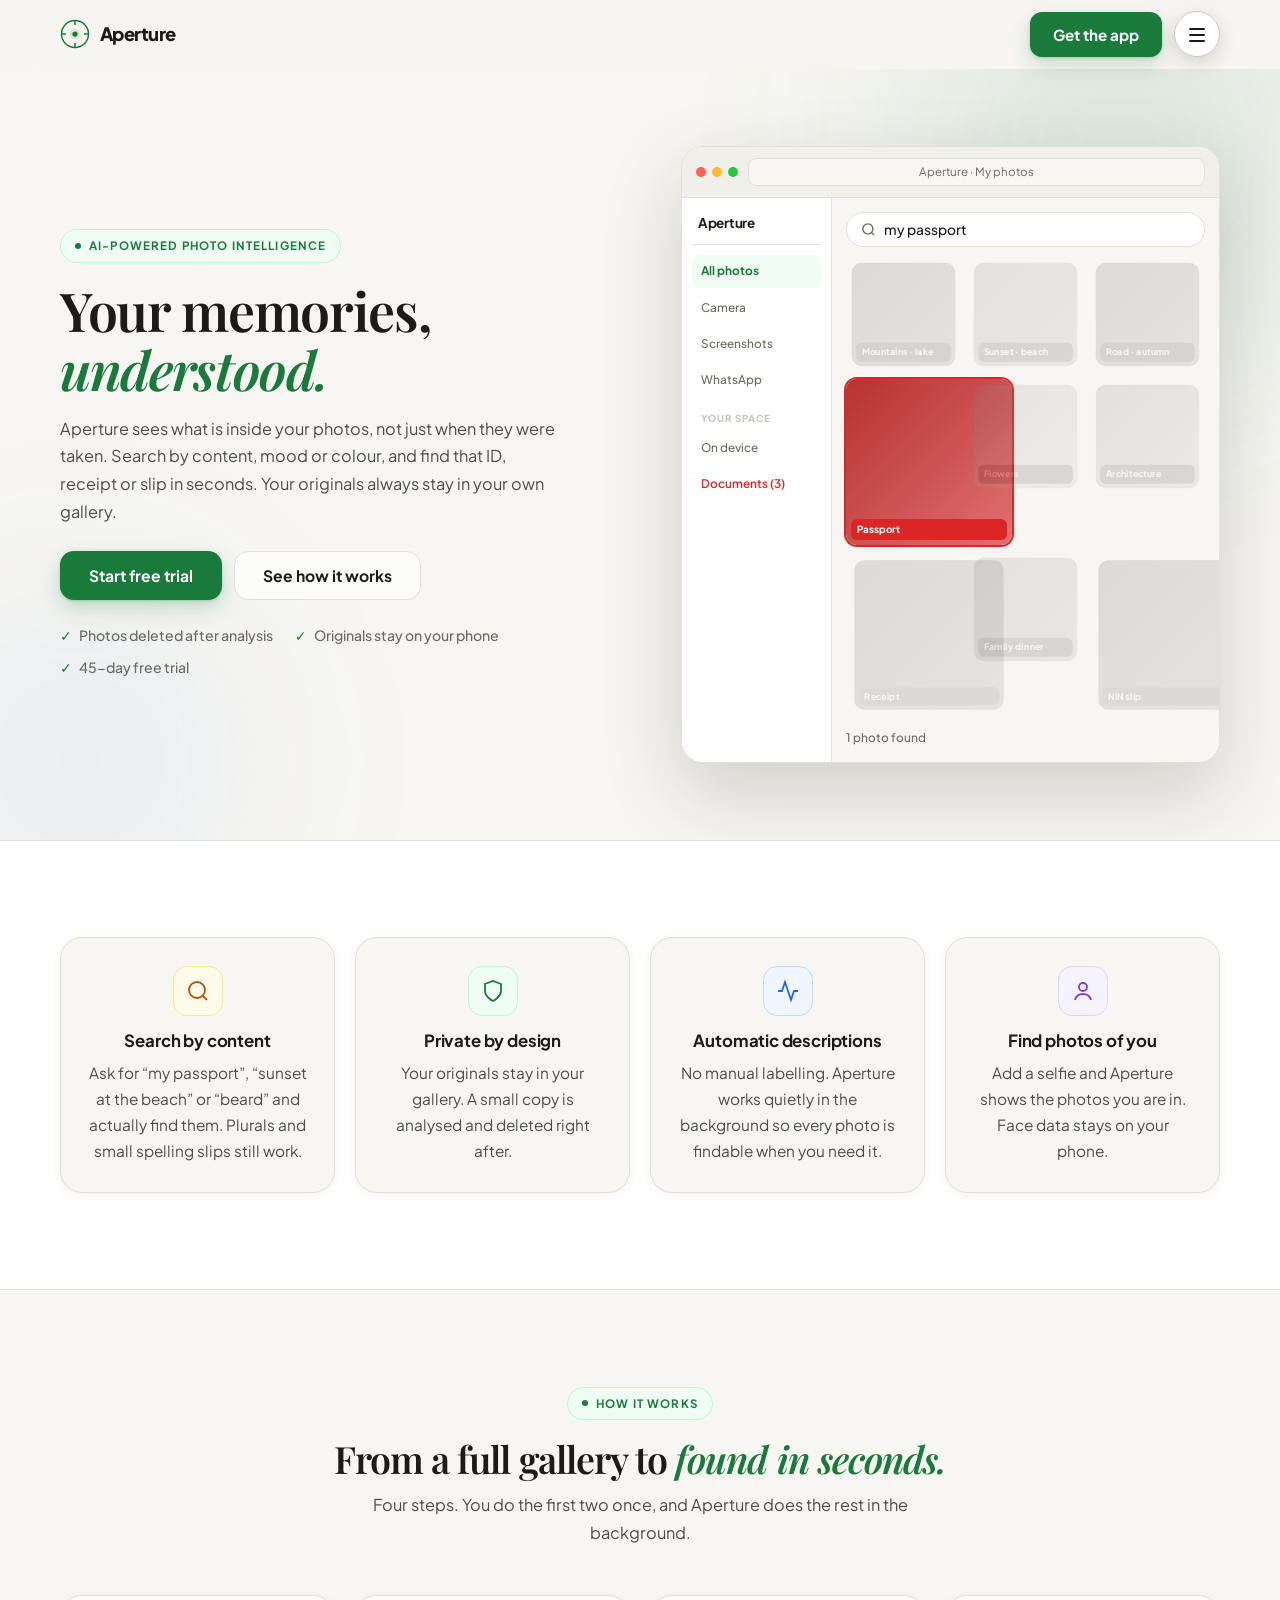
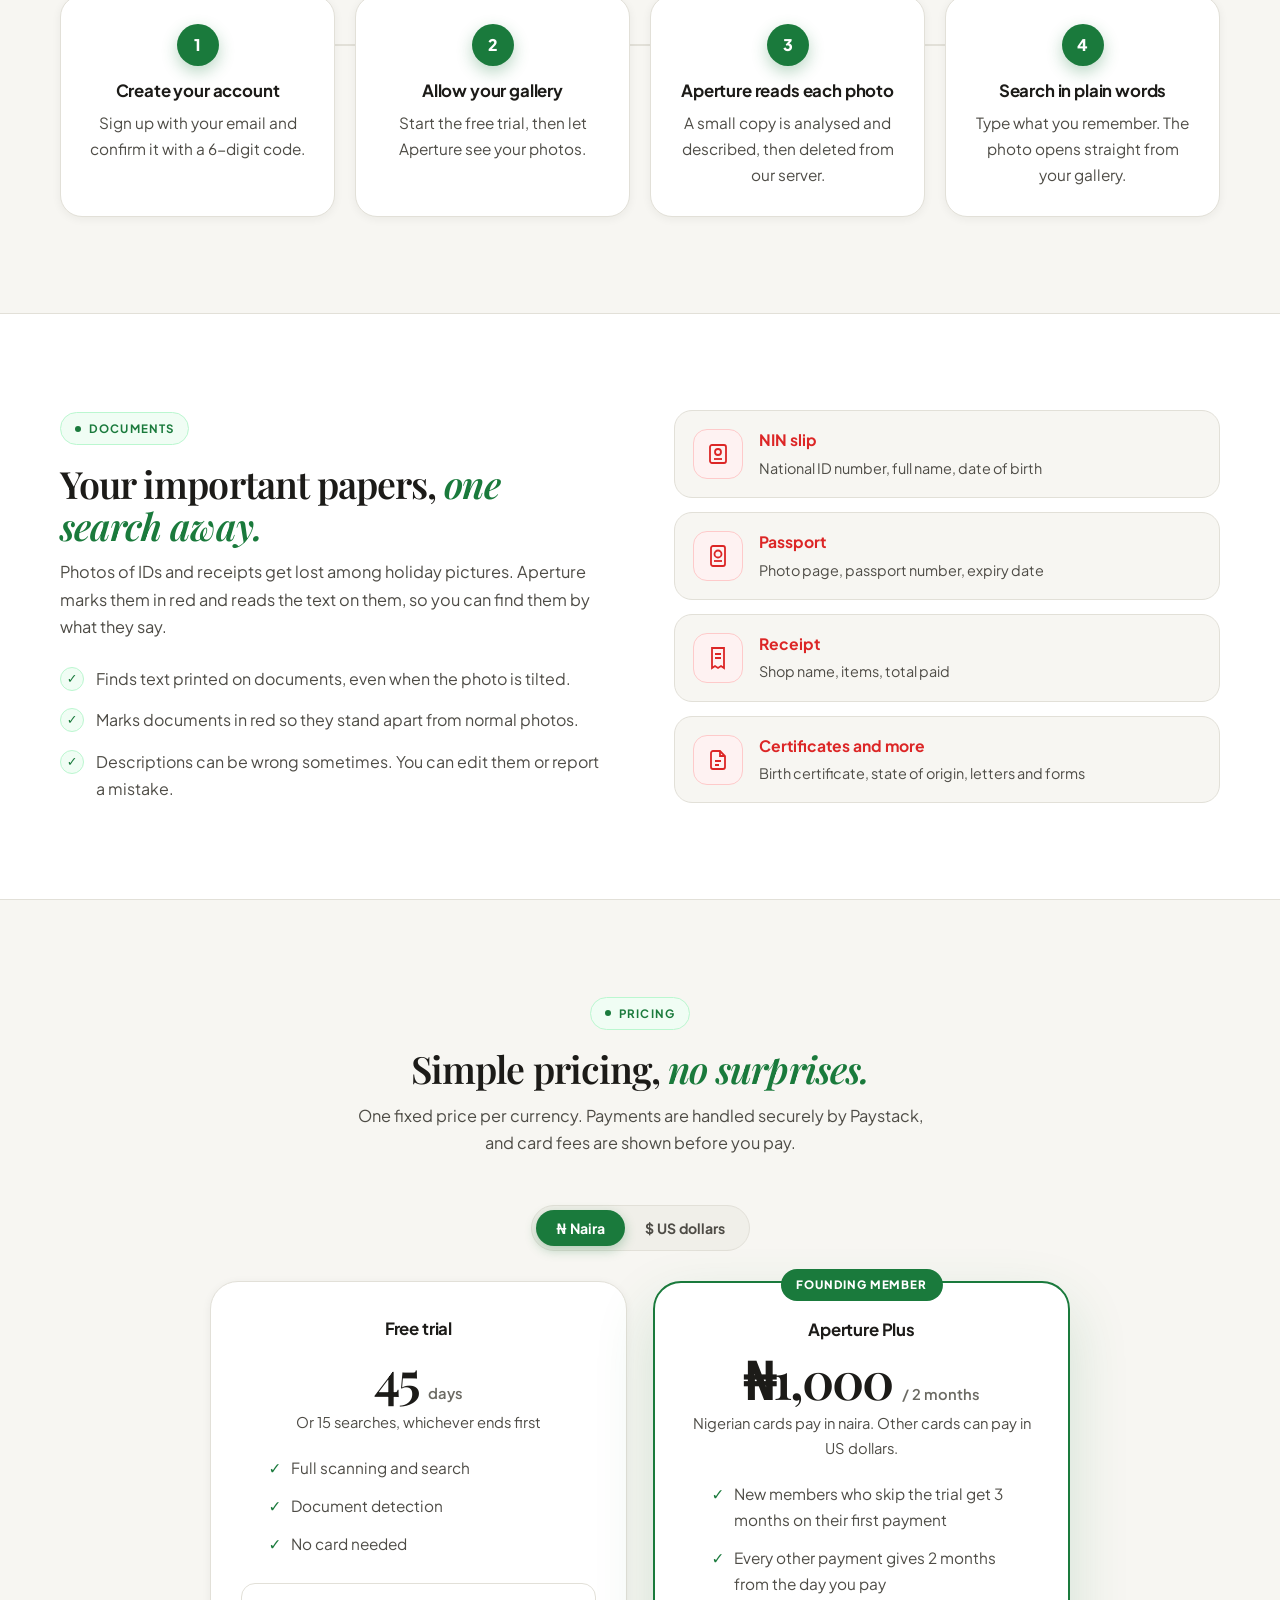
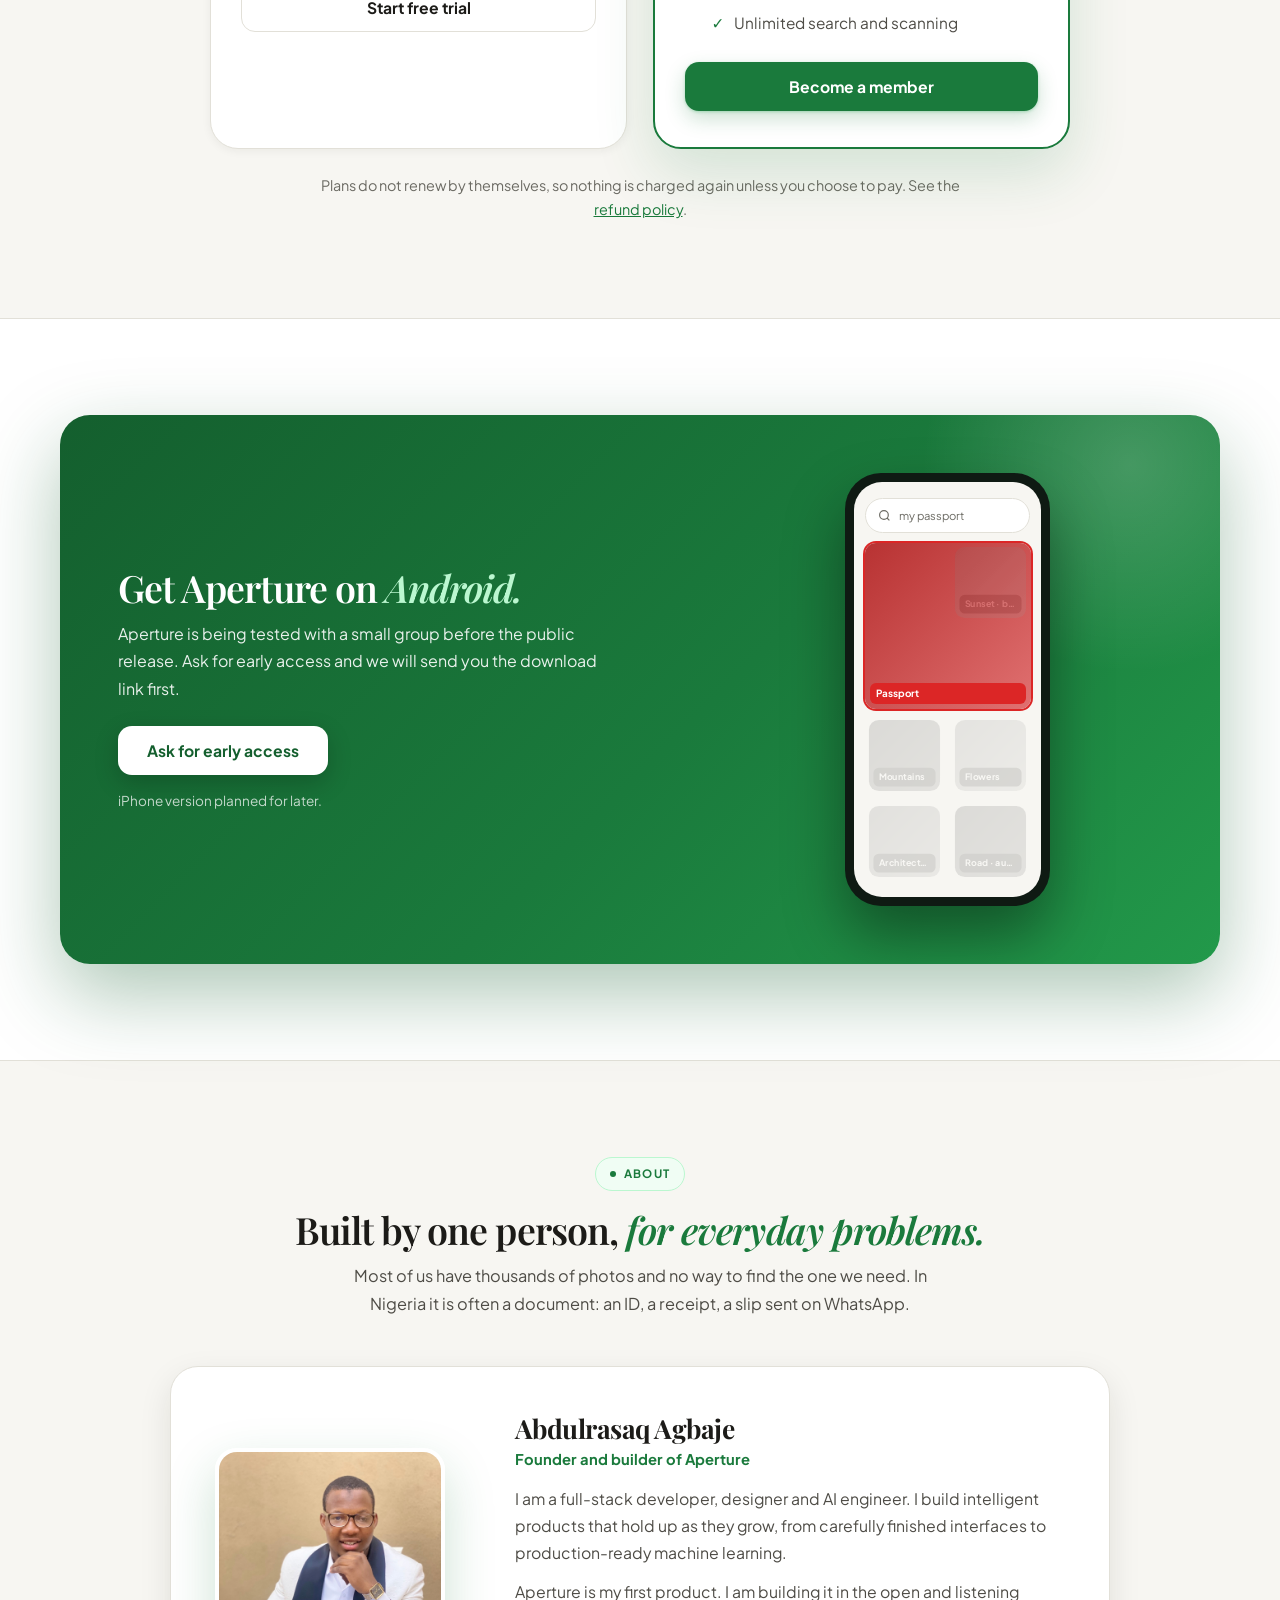
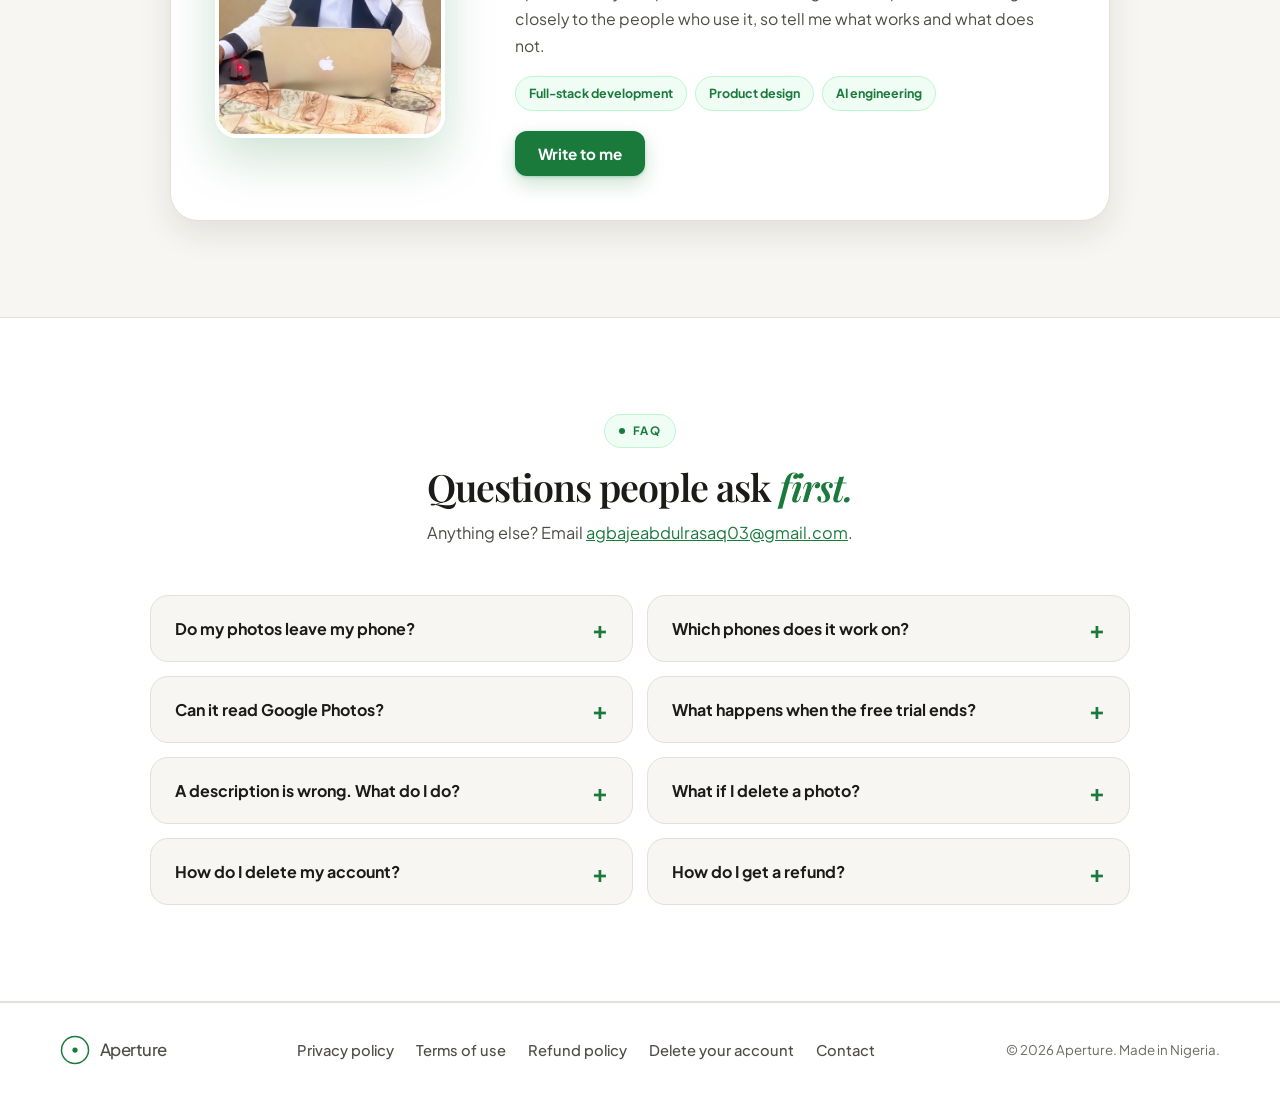
<file: index.html>
<!DOCTYPE html>
<html lang="en">
<head>
<meta charset="UTF-8">
<meta name="viewport" content="width=device-width, initial-scale=1">
<title>Aperture: Your memories, understood</title>
<meta name="description" content="Aperture is a smart gallery app for Android. It reads your photos, writes a description for each, and lets you search by what is inside, including receipts, passports and NIN slips.">
<meta name="theme-color" content="#F7F6F2">
<meta property="og:title" content="Aperture: Smart Photo Gallery">
<meta property="og:description" content="Search your photos by what is inside them. Your originals stay on your phone.">
<meta property="og:type" content="website">
<link rel="icon" href="data:image/svg+xml,%3Csvg xmlns='http://www.w3.org/2000/svg' viewBox='0 0 40 40'%3E%3Ccircle cx='20' cy='20' r='18' fill='none' stroke='%231A7A3C' stroke-width='2.5'/%3E%3Ccircle cx='20' cy='20' r='6' fill='%231A7A3C'/%3E%3C/svg%3E">
<script>
/* Old app versions link to /#privacy etc. Send them to the real pages. */
(function(){var m={"#privacy":"/privacy.html","#terms":"/terms.html","#refund":"/refund.html","#delete-account":"/delete-account.html"};if(m[location.hash])location.replace(m[location.hash]);})();
</script>
<link rel="preconnect" href="https://fonts.googleapis.com">
<link rel="preconnect" href="https://fonts.gstatic.com" crossorigin>
<link href="https://fonts.googleapis.com/css2?family=Playfair+Display:ital,wght@0,500;0,600;0,700;1,500;1,600&family=Plus+Jakarta+Sans:wght@400;500;600;700;800&display=swap" rel="stylesheet">
<link rel="stylesheet" href="/style.css">
</head>
<body id="top">

<header class="nav">
  <div class="wrap">
    <a class="logo" href="/">
      <svg viewBox="0 0 40 40" fill="none" aria-hidden="true"><circle cx="20" cy="20" r="18" stroke="currentColor" stroke-width="2"/><circle cx="20" cy="20" r="7" fill="currentColor" opacity=".15"/><circle cx="20" cy="20" r="3.5" fill="currentColor"/><line x1="20" y1="2" x2="20" y2="8" stroke="currentColor" stroke-width="2"/><line x1="20" y1="32" x2="20" y2="38" stroke="currentColor" stroke-width="2"/><line x1="2" y1="20" x2="8" y2="20" stroke="currentColor" stroke-width="2"/><line x1="32" y1="20" x2="38" y2="20" stroke="currentColor" stroke-width="2"/></svg>
      Aperture
    </a>
    <div class="nav-right">
      <a class="btn btn-primary btn-shine nav-cta" href="/#download">Get the app</a>
      <button class="menu-btn" id="menuBtn" type="button" aria-label="Open menu" aria-expanded="false" aria-controls="menuPanel"><span></span><span></span><span></span></button>
      <nav class="menu-panel" id="menuPanel" aria-label="Site menu">
        <p class="menu-label">Explore</p>
        <a class="m" style="--i:1" href="/">Home</a>
        <a class="m" style="--i:2" href="/#how" data-sec="how">How it works</a>
        <a class="m" style="--i:3" href="/#documents" data-sec="documents">Documents</a>
        <a class="m" style="--i:4" href="/#pricing" data-sec="pricing">Pricing</a>
        <a class="m" style="--i:5" href="/#about" data-sec="about">About</a>
        <a class="m" style="--i:6" href="/#faq" data-sec="faq">FAQ</a>
        <p class="menu-label">Legal and help</p>
        <a class="m" style="--i:7" href="/privacy.html">Privacy policy</a>
        <a class="m" style="--i:8" href="/terms.html">Terms of use</a>
        <a class="m" style="--i:9" href="/refund.html">Refund policy</a>
        <a class="m" style="--i:10" href="/delete-account.html">Delete your account</a>
        <a class="m" style="--i:11" href="mailto:agbajeabdulrasaq03@gmail.com">Contact</a>
        <a class="btn btn-primary btn-shine menu-cta" href="/#download">Get the app</a>
      </nav>
    </div>
  </div>
</header>
<div class="scrim" id="scrim"></div>

<main>
<section class="hero">
  <div class="glow g1"></div><div class="glow g2"></div>
  <div class="wrap hero-grid">
    <div>
      <span class="kicker"><i></i>AI-powered photo intelligence</span>
      <h1>Your memories,<br><em>understood.</em></h1>
      <p class="lead">Aperture sees what is inside your photos, not just when they were taken. Search by content, mood or colour, and find that ID, receipt or slip in seconds. Your originals always stay in your own gallery.</p>
      <div class="cta">
        <a class="btn btn-primary btn-lg" href="/#download">Start free trial</a>
        <a class="btn btn-ghost btn-lg" href="/#how">See how it works</a>
      </div>
      <ul class="trust">
        <li>Photos deleted after analysis</li>
        <li>Originals stay on your phone</li>
        <li>45-day free trial</li>
      </ul>
    </div>

    <div class="float">
      <div class="preview">
        <div class="pbar"><span class="dots"><i></i><i></i><i></i></span><span class="purl">Aperture &middot; My photos</span></div>
        <div class="pbody">
          <div class="pside">
            <b>Aperture</b>
            <span class="on">All photos</span><span>Camera</span><span>Screenshots</span><span>WhatsApp</span>
            <em>YOUR SPACE</em>
            <span>On device</span><span class="rd">Documents (3)</span>
          </div>
          <div class="pmain">
            <label class="psearch">
              <svg width="15" height="15" viewBox="0 0 24 24" fill="none" stroke="currentColor" stroke-width="2.2" aria-hidden="true"><circle cx="11" cy="11" r="8"/><line x1="21" y1="21" x2="16.65" y2="16.65"/></svg>
              <input id="demoSearch" type="text" placeholder="Try &ldquo;receipt&rdquo;, &ldquo;beach&rdquo;, &ldquo;passport&rdquo;&hellip;" aria-label="Try the search on these sample photos" autocomplete="off" spellcheck="false">
            </label>
            <div class="pgrid" id="demoGrid">
              <div class="tile t1" data-tags="mountains lake nature hiking"><span>Mountains &middot; lake</span></div>
              <div class="tile t2" data-tags="sunset beach sea sky"><span>Sunset &middot; beach</span></div>
              <div class="tile t3" data-tags="road autumn trees travel"><span>Road &middot; autumn</span></div>
              <div class="tile t4 doc" data-tags="passport id document travel"><span>Passport</span></div>
              <div class="tile t5" data-tags="flowers garden sunlight"><span>Flowers</span></div>
              <div class="tile t6" data-tags="architecture building blue city"><span>Architecture</span></div>
              <div class="tile t4 doc" data-tags="receipt shop document"><span>Receipt</span></div>
              <div class="tile t2" data-tags="family dinner food table"><span>Family dinner</span></div>
              <div class="tile t4 doc" data-tags="nin slip id document"><span>NIN slip</span></div>
            </div>
            <p class="phint" id="demoHint" aria-live="polite">Type to search these sample photos.</p>
          </div>
        </div>
      </div>
    </div>
  </div>
</section>

<section class="sec alt" id="features">
  <div class="wrap">
    <div class="cards">
      <div class="card"><div class="ico amber"><svg width="24" height="24" viewBox="0 0 24 24" fill="none" stroke="currentColor" stroke-width="1.8"><circle cx="11" cy="11" r="8"/><line x1="21" y1="21" x2="16.65" y2="16.65"/></svg></div><h3>Search by content</h3><p>Ask for &ldquo;my passport&rdquo;, &ldquo;sunset at the beach&rdquo; or &ldquo;beard&rdquo; and actually find them. Plurals and small spelling slips still work.</p></div>
      <div class="card"><div class="ico"><svg width="24" height="24" viewBox="0 0 24 24" fill="none" stroke="currentColor" stroke-width="1.8"><path d="M12 22s8-4 8-10V5l-8-3-8 3v7c0 6 8 10 8 10z"/></svg></div><h3>Private by design</h3><p>Your originals stay in your gallery. A small copy is analysed and deleted right after.</p></div>
      <div class="card"><div class="ico blue"><svg width="24" height="24" viewBox="0 0 24 24" fill="none" stroke="currentColor" stroke-width="1.8"><polyline points="22 12 18 12 15 21 9 3 6 12 2 12"/></svg></div><h3>Automatic descriptions</h3><p>No manual labelling. Aperture works quietly in the background so every photo is findable when you need it.</p></div>
      <div class="card"><div class="ico purple"><svg width="24" height="24" viewBox="0 0 24 24" fill="none" stroke="currentColor" stroke-width="1.8"><circle cx="12" cy="8" r="4"/><path d="M4 21c1-4 4-6 8-6s7 2 8 6"/></svg></div><h3>Find photos of you</h3><p>Add a selfie and Aperture shows the photos you are in. Face data stays on your phone.</p></div>
    </div>
  </div>
</section>

<section class="sec" id="how">
  <div class="wrap">
    <div class="sec-head">
      <span class="kicker"><i></i>How it works</span>
      <h2>From a full gallery to <em>found in seconds.</em></h2>
      <p class="sec-lead">Four steps. You do the first two once, and Aperture does the rest in the background.</p>
    </div>
    <div class="cards steps">
      <div class="card"><div class="n">1</div><h3>Create your account</h3><p>Sign up with your email and confirm it with a 6-digit code.</p></div>
      <div class="card"><div class="n">2</div><h3>Allow your gallery</h3><p>Start the free trial, then let Aperture see your photos.</p></div>
      <div class="card"><div class="n">3</div><h3>Aperture reads each photo</h3><p>A small copy is analysed and described, then deleted from our server.</p></div>
      <div class="card"><div class="n">4</div><h3>Search in plain words</h3><p>Type what you remember. The photo opens straight from your gallery.</p></div>
    </div>
  </div>
</section>

<section class="sec alt" id="documents">
  <div class="wrap two">
    <div>
      <span class="kicker"><i></i>Documents</span>
      <h2>Your important papers, <em>one search away.</em></h2>
      <p class="sec-lead">Photos of IDs and receipts get lost among holiday pictures. Aperture marks them in red and reads the text on them, so you can find them by what they say.</p>
      <ul class="checks">
        <li>Finds text printed on documents, even when the photo is tilted.</li>
        <li>Marks documents in red so they stand apart from normal photos.</li>
        <li>Descriptions can be wrong sometimes. You can edit them or report a mistake.</li>
      </ul>
    </div>
    <div class="docs">
      <div class="doc-item"><div class="doc-ico"><svg width="24" height="24" viewBox="0 0 24 24" fill="none" stroke="currentColor" stroke-width="1.8"><rect x="4" y="3" width="16" height="18" rx="2"/><circle cx="12" cy="10" r="3"/><path d="M8 17h8"/></svg></div><div><strong>NIN slip</strong><span>National ID number, full name, date of birth</span></div></div>
      <div class="doc-item"><div class="doc-ico"><svg width="24" height="24" viewBox="0 0 24 24" fill="none" stroke="currentColor" stroke-width="1.8"><rect x="5" y="2" width="14" height="20" rx="2"/><circle cx="12" cy="10" r="3.5"/><path d="M8 17h8"/></svg></div><div><strong>Passport</strong><span>Photo page, passport number, expiry date</span></div></div>
      <div class="doc-item"><div class="doc-ico"><svg width="24" height="24" viewBox="0 0 24 24" fill="none" stroke="currentColor" stroke-width="1.8"><path d="M6 2h12v20l-3-2-3 2-3-2-3 2z"/><path d="M9 8h6M9 12h6"/></svg></div><div><strong>Receipt</strong><span>Shop name, items, total paid</span></div></div>
      <div class="doc-item"><div class="doc-ico"><svg width="24" height="24" viewBox="0 0 24 24" fill="none" stroke="currentColor" stroke-width="1.8"><path d="M14 3H7a2 2 0 0 0-2 2v14a2 2 0 0 0 2 2h10a2 2 0 0 0 2-2V8z"/><path d="M14 3v5h5M9 13h6M9 17h4"/></svg></div><div><strong>Certificates and more</strong><span>Birth certificate, state of origin, letters and forms</span></div></div>
    </div>
  </div>
</section>

<section class="sec" id="pricing">
  <div class="wrap">
    <div class="sec-head">
      <span class="kicker"><i></i>Pricing</span>
      <h2>Simple pricing, <em>no surprises.</em></h2>
      <p class="sec-lead">One fixed price per currency. Payments are handled securely by Paystack, and card fees are shown before you pay.</p>
    </div>
    <div class="center">
      <div class="toggle" role="group" aria-label="Currency">
        <button class="on" data-cur="ngn" aria-pressed="true">&#8358; Naira</button>
        <button data-cur="usd" aria-pressed="false">$ US dollars</button>
      </div>
    </div>
    <div class="prices">
      <div class="price">
        <h3>Free trial</h3>
        <div class="amt">45 <small>days</small></div>
        <p class="palt">Or 15 searches, whichever ends first</p>
        <ul><li>Full scanning and search</li><li>Document detection</li><li>No card needed</li></ul>
        <a class="btn btn-ghost btn-lg" href="/#download">Start free trial</a>
      </div>
      <div class="price feat">
        <span class="badge">Founding member</span>
        <h3>Aperture Plus</h3>
        <div class="amt"><span data-ngn="&#8358;1,000" data-usd="$1">&#8358;1,000</span> <small>/ 2 months</small></div>
        <p class="palt">Nigerian cards pay in naira. Other cards can pay in US dollars.</p>
        <ul><li>New members who skip the trial get 3 months on their first payment</li><li>Every other payment gives 2 months from the day you pay</li><li>Unlimited search and scanning</li></ul>
        <a class="btn btn-primary btn-lg" href="/#download">Become a member</a>
      </div>
    </div>
    <p class="fine">Plans do not renew by themselves, so nothing is charged again unless you choose to pay. See the <a href="/refund.html">refund policy</a>.</p>
  </div>
</section>

<section class="sec alt" id="download">
  <div class="wrap">
    <div class="band">
      <div>
        <h2>Get Aperture on <em>Android.</em></h2>
        <p>Aperture is being tested with a small group before the public release. Ask for early access and we will send you the download link first.</p>
        <a class="btn btn-white btn-lg btn-shine" href="mailto:agbajeabdulrasaq03@gmail.com?subject=Aperture%20early%20access">Ask for early access</a>
        <small>iPhone version planned for later.</small>
      </div>
      <div class="float">
        <div class="phone" aria-hidden="true">
          <div class="phone-in">
            <div class="psearch"><svg width="13" height="13" viewBox="0 0 24 24" fill="none" stroke="currentColor" stroke-width="2.2"><circle cx="11" cy="11" r="8"/><line x1="21" y1="21" x2="16.65" y2="16.65"/></svg>my passport</div>
            <div class="pgrid">
              <div class="tile t4 doc hit"><span>Passport</span></div>
              <div class="tile t2 dim"><span>Sunset &middot; beach</span></div>
              <div class="tile t1 dim"><span>Mountains</span></div>
              <div class="tile t5 dim"><span>Flowers</span></div>
              <div class="tile t6 dim"><span>Architecture</span></div>
              <div class="tile t3 dim"><span>Road &middot; autumn</span></div>
            </div>
          </div>
        </div>
      </div>
    </div>
  </div>
</section>

<section class="sec" id="about">
  <div class="wrap">
    <div class="sec-head">
      <span class="kicker"><i></i>About</span>
      <h2>Built by one person, <em>for everyday problems.</em></h2>
      <p class="sec-lead">Most of us have thousands of photos and no way to find the one we need. In Nigeria it is often a document: an ID, a receipt, a slip sent on WhatsApp.</p>
    </div>
    <div class="about">
      <div>
        <img class="about-photo" src="/founder.jpg" alt="Abdulrasaq Agbaje, founder of Aperture" width="230" height="290" onerror="this.style.display='none';this.nextElementSibling.style.display='flex'">
        <div class="avatar" aria-hidden="true">A</div>
      </div>
      <div>
        <h3>Abdulrasaq Agbaje</h3>
        <div class="role">Founder and builder of Aperture</div>
        <p>I am a full-stack developer, designer and AI engineer. I build intelligent products that hold up as they grow, from carefully finished interfaces to production-ready machine learning.</p>
        <p>Aperture is my first product. I am building it in the open and listening closely to the people who use it, so tell me what works and what does not.</p>
        <div class="tags"><span>Full-stack development</span><span>Product design</span><span>AI engineering</span></div>
        <a class="btn btn-primary" href="mailto:agbajeabdulrasaq03@gmail.com">Write to me</a>
      </div>
    </div>
  </div>
</section>

<section class="sec alt" id="faq">
  <div class="wrap">
    <div class="sec-head">
      <span class="kicker"><i></i>FAQ</span>
      <h2>Questions people ask <em>first.</em></h2>
      <p class="sec-lead">Anything else? Email <a href="mailto:agbajeabdulrasaq03@gmail.com">agbajeabdulrasaq03@gmail.com</a>.</p>
    </div>
    <div class="faq">
      <details><summary>Do my photos leave my phone?</summary><p>Your originals stay in your phone&rsquo;s gallery. To describe a photo, the app sends a small, shrunk copy to our secure server. The server analyses it, returns the description and deletes the copy. The text description is saved to your account so it can be restored if you reinstall.</p></details>
      <details><summary>Which phones does it work on?</summary><p>Android first. An iPhone version is planned for later.</p></details>
      <details><summary>Can it read Google Photos?</summary><p>Not yet. Aperture scans the photos in your phone gallery, which usually includes your backed-up Google Photos. An optional Google Photos import may come after launch.</p></details>
      <details><summary>What happens when the free trial ends?</summary><p>Search and new descriptions pause until you choose a plan. Your account stays, and nothing is charged automatically.</p></details>
      <details><summary>A description is wrong. What do I do?</summary><p>The AI can make mistakes, especially with documents. Open the photo and tap Edit to fix it for yourself, or Report to tell us. Reports help it improve.</p></details>
      <details><summary>What if I delete a photo?</summary><p>Its description is hidden at once and kept for 30 days in case you restore the photo from your phone&rsquo;s trash. After that it is deleted from your phone and your account.</p></details>
      <details><summary>How do I delete my account?</summary><p>In the app, open Settings and tap &ldquo;Delete my account&rdquo;. You can also follow the steps on the <a href="/delete-account.html">account deletion page</a>.</p></details>
      <details><summary>How do I get a refund?</summary><p>Read the <a href="/refund.html">refund policy</a>, then email us from your account address.</p></details>
    </div>
  </div>
</section>
</main>

<footer class="footer">
  <div class="wrap">
    <a class="logo" href="/"><svg viewBox="0 0 40 40" fill="none" aria-hidden="true"><circle cx="20" cy="20" r="18" stroke="currentColor" stroke-width="2"/><circle cx="20" cy="20" r="3.5" fill="currentColor"/></svg>Aperture</a>
    <nav aria-label="Legal">
      <a href="/privacy.html">Privacy policy</a><a href="/terms.html">Terms of use</a><a href="/refund.html">Refund policy</a><a href="/delete-account.html">Delete your account</a><a href="mailto:agbajeabdulrasaq03@gmail.com">Contact</a>
    </nav>
    <small>&copy; 2026 Aperture. Made in Nigeria.</small>
  </div>
</footer>

<button class="backtop" aria-label="Back to top"><svg width="20" height="20" viewBox="0 0 24 24" fill="none" stroke="currentColor" stroke-width="2.4" stroke-linecap="round" stroke-linejoin="round"><polyline points="6 15 12 9 18 15"/></svg></button>
<script src="/site.js" defer></script>
</body>
</html>
</file>
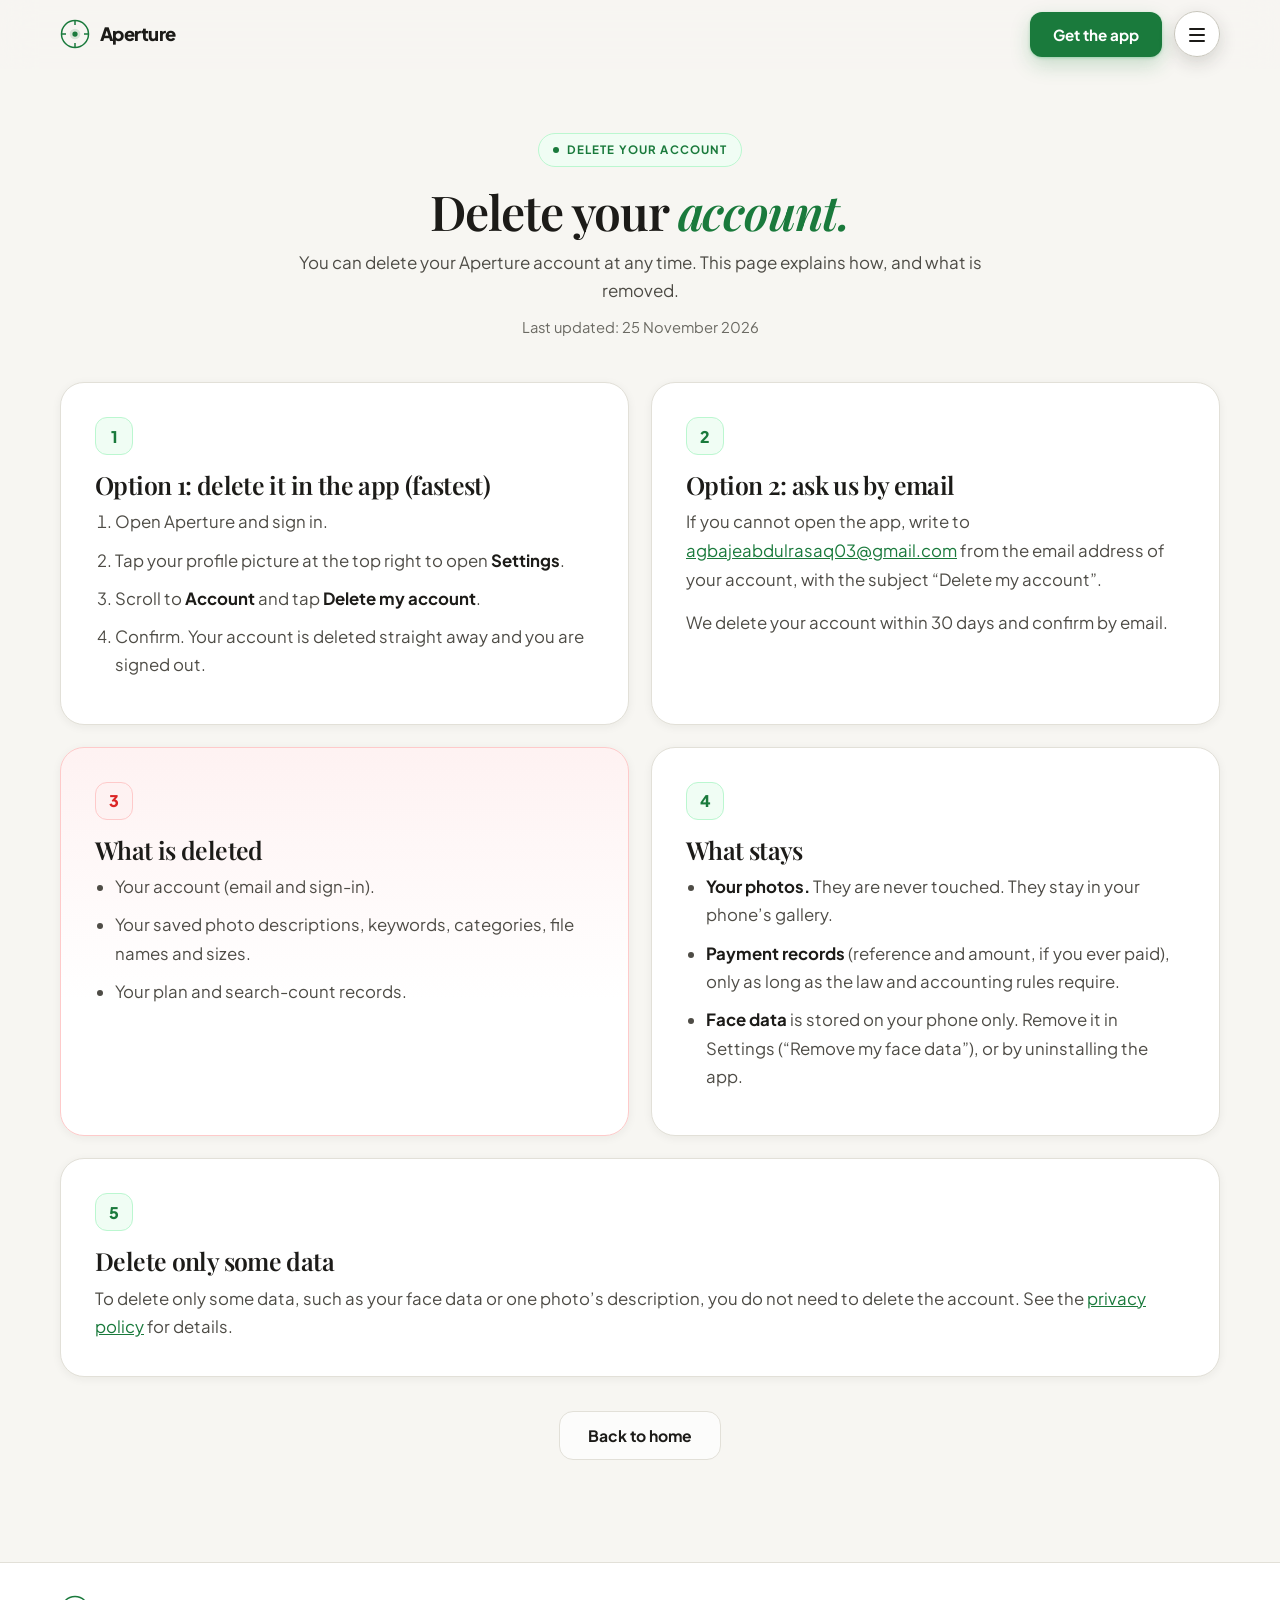
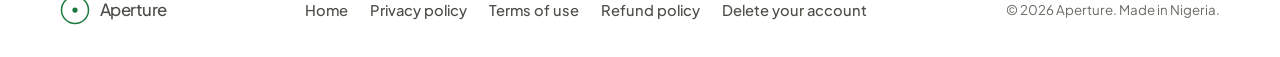
<file: delete-account.html>
<!DOCTYPE html>
<html lang="en">
<head>
<meta charset="UTF-8">
<meta name="viewport" content="width=device-width, initial-scale=1">
<title>Delete your account | Aperture</title>
<meta name="description" content="How to delete your Aperture account and what is removed.">
<meta name="theme-color" content="#F7F6F2">
<link rel="icon" href="data:image/svg+xml,%3Csvg xmlns='http://www.w3.org/2000/svg' viewBox='0 0 40 40'%3E%3Ccircle cx='20' cy='20' r='18' fill='none' stroke='%231A7A3C' stroke-width='2.5'/%3E%3Ccircle cx='20' cy='20' r='6' fill='%231A7A3C'/%3E%3C/svg%3E">
<link rel="preconnect" href="https://fonts.googleapis.com">
<link rel="preconnect" href="https://fonts.gstatic.com" crossorigin>
<link href="https://fonts.googleapis.com/css2?family=Playfair+Display:ital,wght@0,500;0,600;0,700;1,500;1,600&family=Plus+Jakarta+Sans:wght@400;500;600;700;800&display=swap" rel="stylesheet">
<link rel="stylesheet" href="/style.css">
</head>
<body>
<header class="nav">
  <div class="wrap">
    <a class="logo" href="/">
      <svg viewBox="0 0 40 40" fill="none" aria-hidden="true"><circle cx="20" cy="20" r="18" stroke="currentColor" stroke-width="2"/><circle cx="20" cy="20" r="7" fill="currentColor" opacity=".15"/><circle cx="20" cy="20" r="3.5" fill="currentColor"/><line x1="20" y1="2" x2="20" y2="8" stroke="currentColor" stroke-width="2"/><line x1="20" y1="32" x2="20" y2="38" stroke="currentColor" stroke-width="2"/><line x1="2" y1="20" x2="8" y2="20" stroke="currentColor" stroke-width="2"/><line x1="32" y1="20" x2="38" y2="20" stroke="currentColor" stroke-width="2"/></svg>
      Aperture
    </a>
    <div class="nav-right">
      <a class="btn btn-primary btn-shine nav-cta" href="/#download">Get the app</a>
      <button class="menu-btn" id="menuBtn" type="button" aria-label="Open menu" aria-expanded="false" aria-controls="menuPanel"><span></span><span></span><span></span></button>
      <nav class="menu-panel" id="menuPanel" aria-label="Site menu">
        <p class="menu-label">Explore</p>
        <a class="m" style="--i:1" href="/">Home</a>
        <a class="m" style="--i:2" href="/#how">How it works</a>
        <a class="m" style="--i:3" href="/#documents">Documents</a>
        <a class="m" style="--i:4" href="/#pricing">Pricing</a>
        <a class="m" style="--i:5" href="/#about">About</a>
        <a class="m" style="--i:6" href="/#faq">FAQ</a>
        <p class="menu-label">Legal and help</p>
        <a class="m" style="--i:7" href="/privacy.html">Privacy policy</a>
        <a class="m" style="--i:8" href="/terms.html">Terms of use</a>
        <a class="m" style="--i:9" href="/refund.html">Refund policy</a>
        <a class="m active" style="--i:10" href="/delete-account.html">Delete your account</a>
        <a class="m" style="--i:11" href="mailto:agbajeabdulrasaq03@gmail.com">Contact</a>
        <a class="btn btn-primary btn-shine menu-cta" href="/#download">Get the app</a>
      </nav>
    </div>
  </div>
</header>
<div class="scrim" id="scrim"></div>

<main class="doc"><div class="wrap">
  <div class="doc-head">
    <span class="kicker"><i></i>Delete your account</span>
    <h1>Delete your <em>account.</em></h1>
    <p>You can delete your Aperture account at any time. This page explains how, and what is removed.</p>
    <p class="date">Last updated: 25 November 2026</p>
  </div>
  <div class="bx-grid">
    <section class="bx">
      <div class="no">1</div>
      <h2>Option 1: delete it in the app (fastest)</h2>
      <ol>
        <li>Open Aperture and sign in.</li>
        <li>Tap your profile picture at the top right to open <b>Settings</b>.</li>
        <li>Scroll to <b>Account</b> and tap <b>Delete my account</b>.</li>
        <li>Confirm. Your account is deleted straight away and you are signed out.</li>
      </ol>
    </section>
    <section class="bx">
      <div class="no">2</div>
      <h2>Option 2: ask us by email</h2>
      <p>If you cannot open the app, write to <a href="mailto:agbajeabdulrasaq03@gmail.com?subject=Delete%20my%20account">agbajeabdulrasaq03@gmail.com</a> from the email address of your account, with the subject &ldquo;Delete my account&rdquo;.</p>
      <p>We delete your account within 30 days and confirm by email.</p>
    </section>
    <section class="bx red">
      <div class="no">3</div>
      <h2>What is deleted</h2>
      <ul>
        <li>Your account (email and sign-in).</li>
        <li>Your saved photo descriptions, keywords, categories, file names and sizes.</li>
        <li>Your plan and search-count records.</li>
      </ul>
    </section>
    <section class="bx">
      <div class="no">4</div>
      <h2>What stays</h2>
      <ul>
        <li><b>Your photos.</b> They are never touched. They stay in your phone&rsquo;s gallery.</li>
        <li><b>Payment records</b> (reference and amount, if you ever paid), only as long as the law and accounting rules require.</li>
        <li><b>Face data</b> is stored on your phone only. Remove it in Settings (&ldquo;Remove my face data&rdquo;), or by uninstalling the app.</li>
      </ul>
    </section>
    <section class="bx wide">
      <div class="no">5</div>
      <h2>Delete only some data</h2>
      <p>To delete only some data, such as your face data or one photo&rsquo;s description, you do not need to delete the account. See the <a href="/privacy.html">privacy policy</a> for details.</p>
    </section>
  </div>
  <div class="doc-back"><a class="btn btn-ghost btn-lg" href="/">Back to home</a></div>
</div></main>

<footer class="footer">
  <div class="wrap">
    <a class="logo" href="/"><svg viewBox="0 0 40 40" fill="none" aria-hidden="true"><circle cx="20" cy="20" r="18" stroke="currentColor" stroke-width="2"/><circle cx="20" cy="20" r="3.5" fill="currentColor"/></svg>Aperture</a>
    <nav aria-label="Legal">
      <a href="/">Home</a><a href="/privacy.html">Privacy policy</a><a href="/terms.html">Terms of use</a><a href="/refund.html">Refund policy</a><a href="/delete-account.html">Delete your account</a>
    </nav>
    <small>&copy; 2026 Aperture. Made in Nigeria.</small>
  </div>
</footer>
<button class="backtop" aria-label="Back to top"><svg width="20" height="20" viewBox="0 0 24 24" fill="none" stroke="currentColor" stroke-width="2.4" stroke-linecap="round" stroke-linejoin="round"><polyline points="6 15 12 9 18 15"/></svg></button>
<script src="/site.js" defer></script>
</body>
</html>
</file>
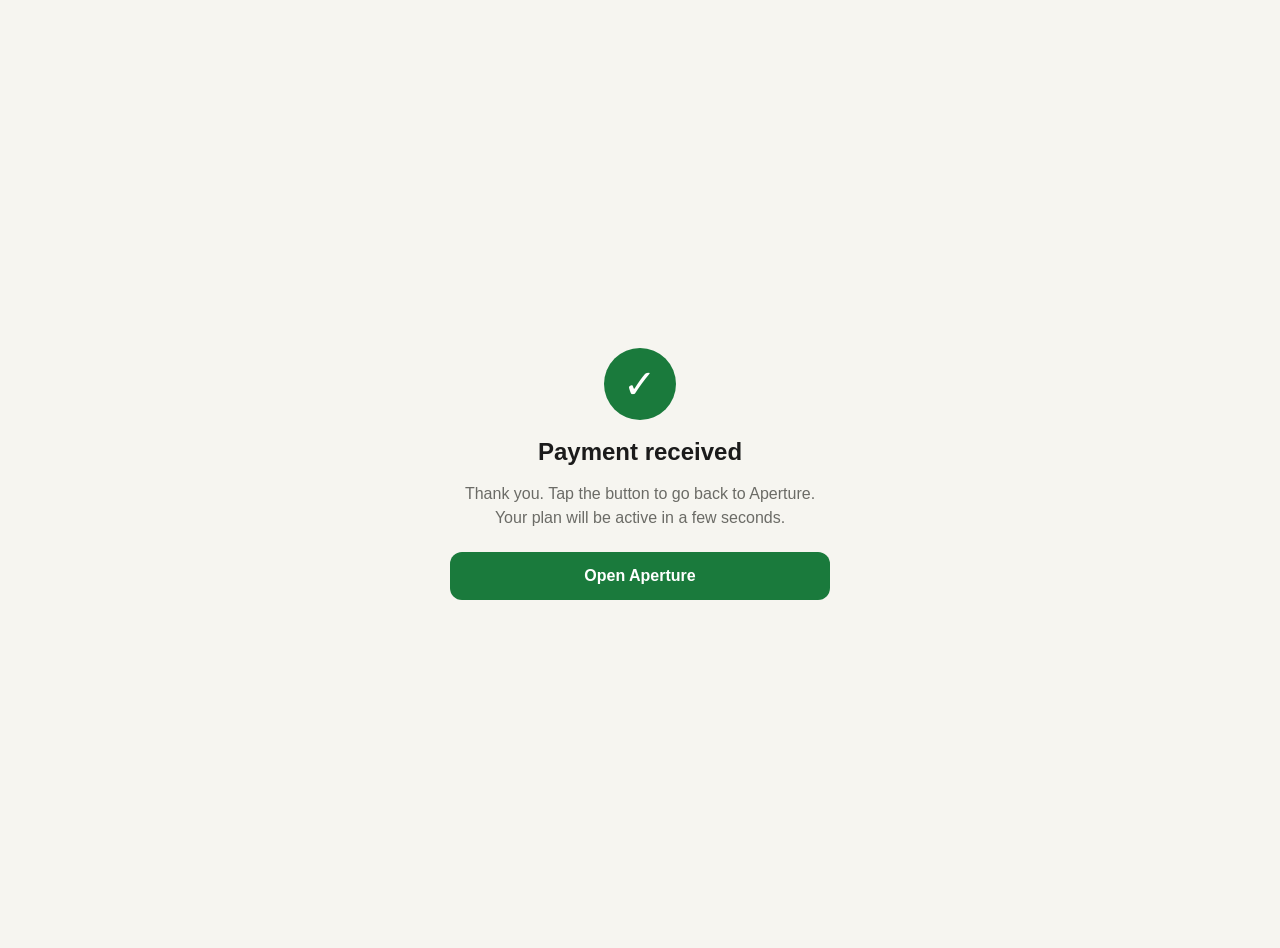
<file: paid.html>
<!DOCTYPE html>
<html lang="en"><head><meta charset="UTF-8">
<meta name="viewport" content="width=device-width, initial-scale=1">
<title>Payment received | Aperture</title>
<style>
body{margin:0;font-family:Arial,sans-serif;background:#F6F5F0;color:#1B1B1B;display:flex;min-height:100vh;align-items:center;justify-content:center;text-align:center;padding:24px}
.box{max-width:380px}
.tick{width:72px;height:72px;border-radius:50%;background:#1A7A3C;color:#fff;font-size:40px;line-height:72px;margin:0 auto 18px}
h1{font-size:24px;margin:0 0 8px}p{color:#6B6B66;line-height:1.5}
a.btn{display:block;background:#1A7A3C;color:#fff;text-decoration:none;font-weight:700;padding:15px;border-radius:12px;margin-top:22px}
</style></head><body><div class="box">
<div class="tick">&#10003;</div>
<h1>Payment received</h1>
<p>Thank you. Tap the button to go back to Aperture. Your plan will be active in a few seconds.</p>
<a class="btn" href="aperture://paid">Open Aperture</a>
</div>
<script>setTimeout(function(){location.href="aperture://paid"},800);</script>
</body></html>
</file>
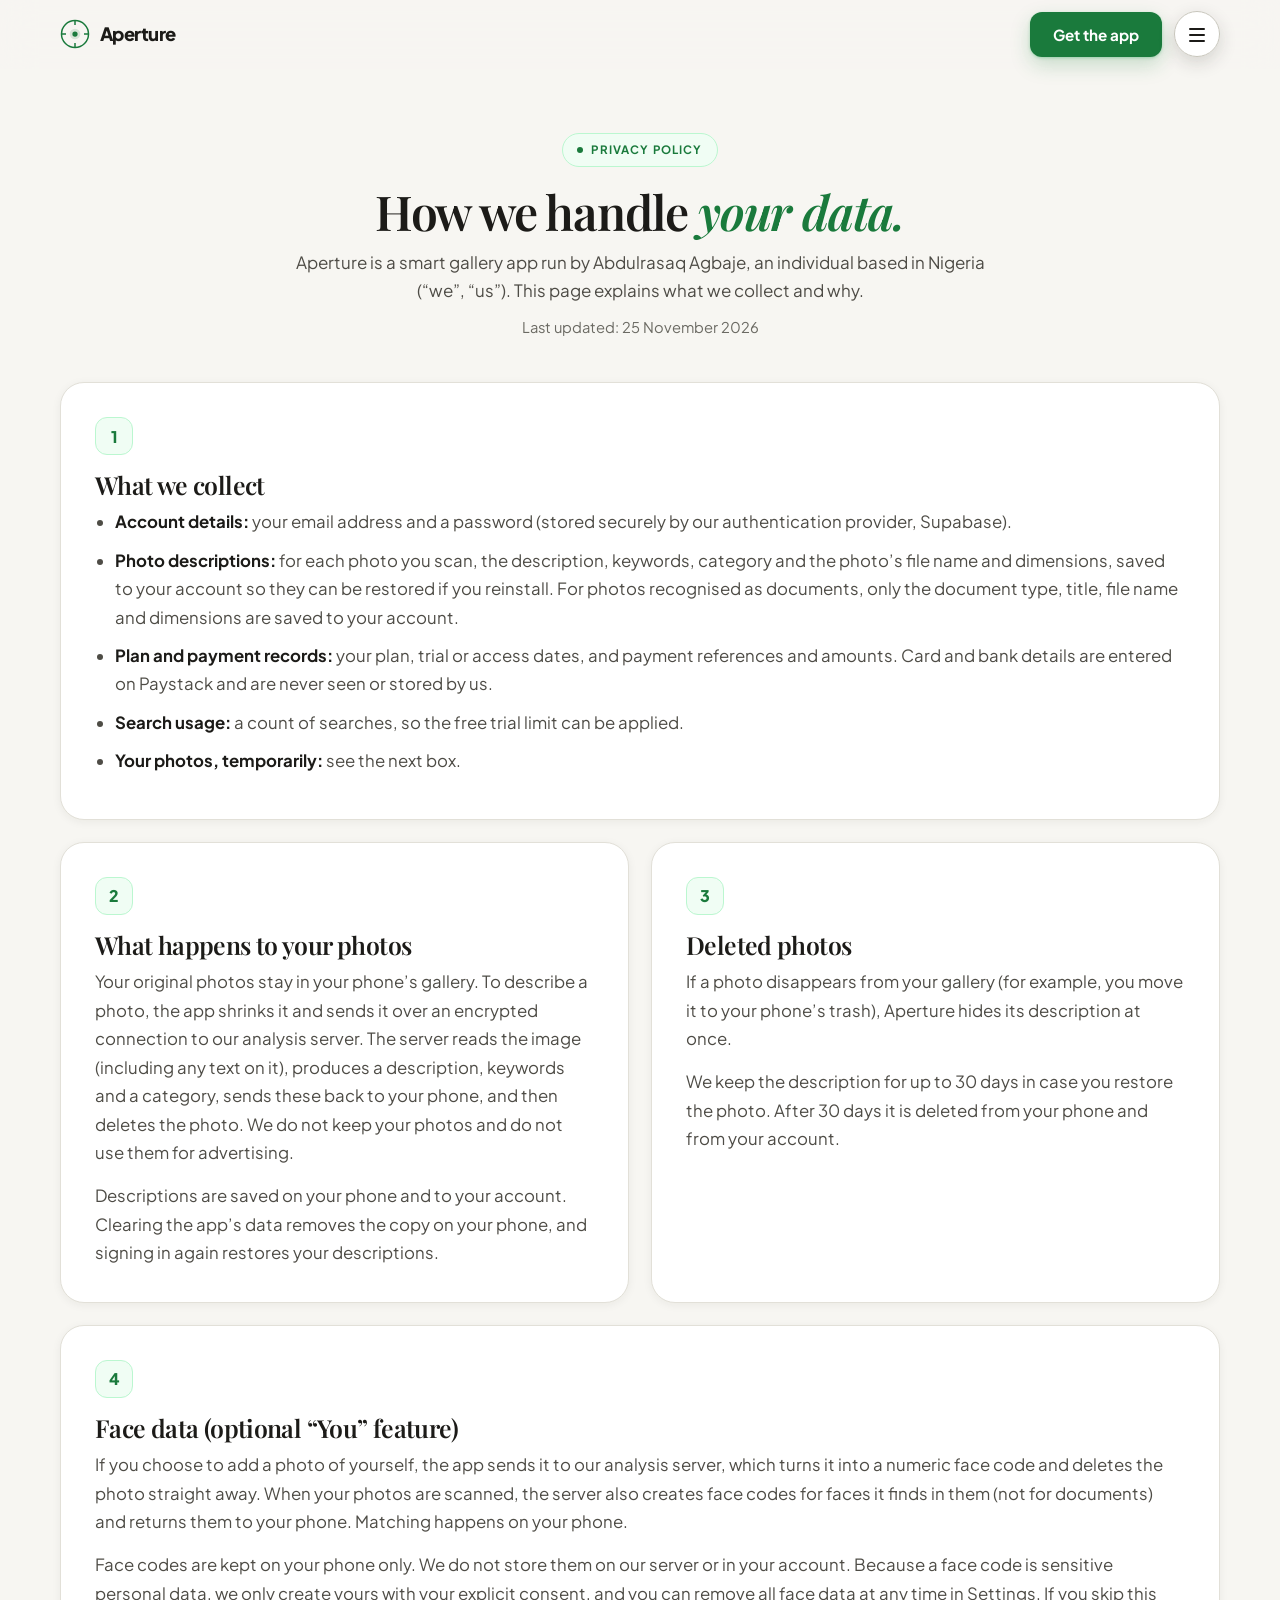
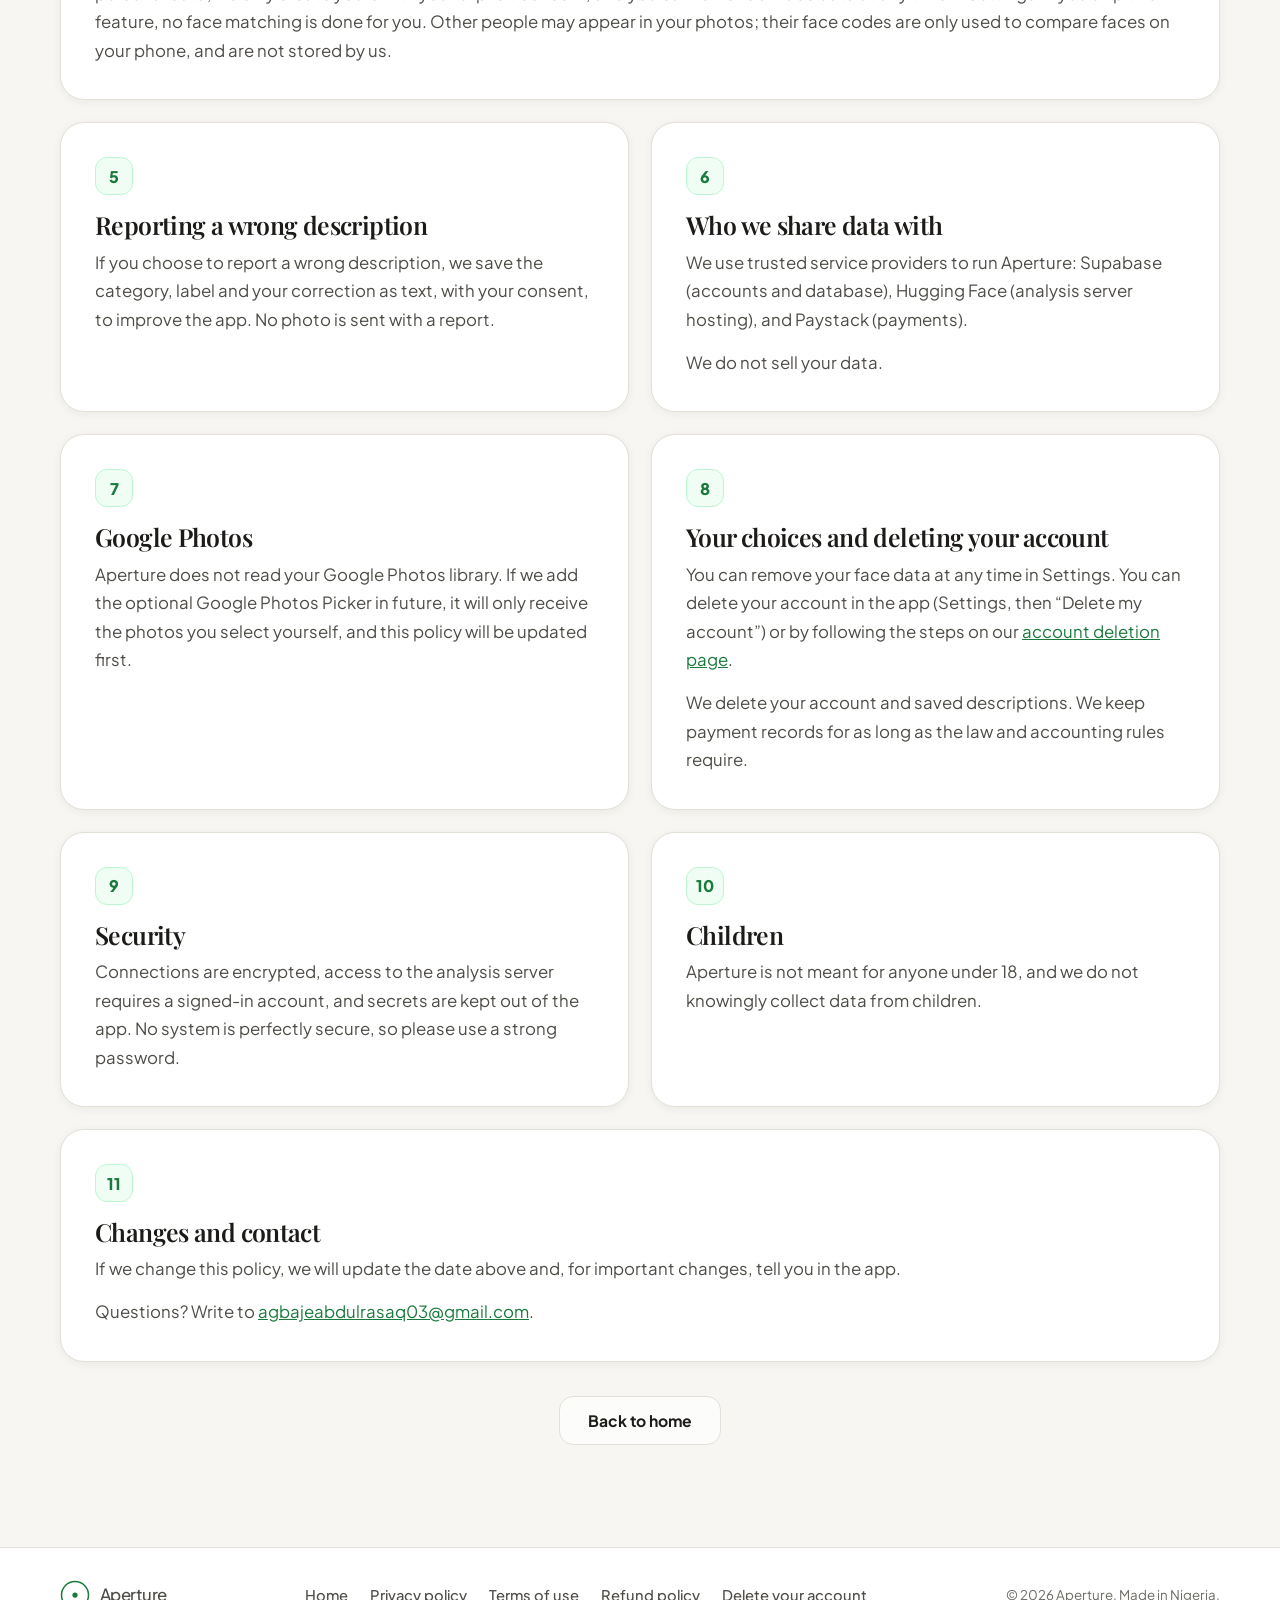
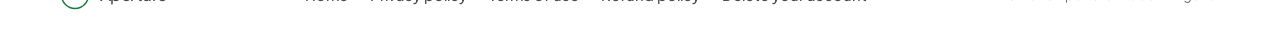
<file: privacy.html>
<!DOCTYPE html>
<html lang="en">
<head>
<meta charset="UTF-8">
<meta name="viewport" content="width=device-width, initial-scale=1">
<title>Privacy policy | Aperture</title>
<meta name="description" content="How Aperture handles your account, photo descriptions, face data and payments.">
<meta name="theme-color" content="#F7F6F2">
<link rel="icon" href="data:image/svg+xml,%3Csvg xmlns='http://www.w3.org/2000/svg' viewBox='0 0 40 40'%3E%3Ccircle cx='20' cy='20' r='18' fill='none' stroke='%231A7A3C' stroke-width='2.5'/%3E%3Ccircle cx='20' cy='20' r='6' fill='%231A7A3C'/%3E%3C/svg%3E">
<link rel="preconnect" href="https://fonts.googleapis.com">
<link rel="preconnect" href="https://fonts.gstatic.com" crossorigin>
<link href="https://fonts.googleapis.com/css2?family=Playfair+Display:ital,wght@0,500;0,600;0,700;1,500;1,600&family=Plus+Jakarta+Sans:wght@400;500;600;700;800&display=swap" rel="stylesheet">
<link rel="stylesheet" href="/style.css">
</head>
<body>
<header class="nav">
  <div class="wrap">
    <a class="logo" href="/">
      <svg viewBox="0 0 40 40" fill="none" aria-hidden="true"><circle cx="20" cy="20" r="18" stroke="currentColor" stroke-width="2"/><circle cx="20" cy="20" r="7" fill="currentColor" opacity=".15"/><circle cx="20" cy="20" r="3.5" fill="currentColor"/><line x1="20" y1="2" x2="20" y2="8" stroke="currentColor" stroke-width="2"/><line x1="20" y1="32" x2="20" y2="38" stroke="currentColor" stroke-width="2"/><line x1="2" y1="20" x2="8" y2="20" stroke="currentColor" stroke-width="2"/><line x1="32" y1="20" x2="38" y2="20" stroke="currentColor" stroke-width="2"/></svg>
      Aperture
    </a>
    <div class="nav-right">
      <a class="btn btn-primary btn-shine nav-cta" href="/#download">Get the app</a>
      <button class="menu-btn" id="menuBtn" type="button" aria-label="Open menu" aria-expanded="false" aria-controls="menuPanel"><span></span><span></span><span></span></button>
      <nav class="menu-panel" id="menuPanel" aria-label="Site menu">
        <p class="menu-label">Explore</p>
        <a class="m" style="--i:1" href="/">Home</a>
        <a class="m" style="--i:2" href="/#how">How it works</a>
        <a class="m" style="--i:3" href="/#documents">Documents</a>
        <a class="m" style="--i:4" href="/#pricing">Pricing</a>
        <a class="m" style="--i:5" href="/#about">About</a>
        <a class="m" style="--i:6" href="/#faq">FAQ</a>
        <p class="menu-label">Legal and help</p>
        <a class="m active" style="--i:7" href="/privacy.html">Privacy policy</a>
        <a class="m" style="--i:8" href="/terms.html">Terms of use</a>
        <a class="m" style="--i:9" href="/refund.html">Refund policy</a>
        <a class="m" style="--i:10" href="/delete-account.html">Delete your account</a>
        <a class="m" style="--i:11" href="mailto:agbajeabdulrasaq03@gmail.com">Contact</a>
        <a class="btn btn-primary btn-shine menu-cta" href="/#download">Get the app</a>
      </nav>
    </div>
  </div>
</header>
<div class="scrim" id="scrim"></div>

<main class="doc"><div class="wrap">
  <div class="doc-head">
    <span class="kicker"><i></i>Privacy policy</span>
    <h1>How we handle <em>your data.</em></h1>
    <p>Aperture is a smart gallery app run by Abdulrasaq Agbaje, an individual based in Nigeria (&ldquo;we&rdquo;, &ldquo;us&rdquo;). This page explains what we collect and why.</p>
    <p class="date">Last updated: 25 November 2026</p>
  </div>
  <div class="bx-grid">
    <section class="bx wide">
      <div class="no">1</div>
      <h2>What we collect</h2>
      <ul>
        <li><b>Account details:</b> your email address and a password (stored securely by our authentication provider, Supabase).</li>
        <li><b>Photo descriptions:</b> for each photo you scan, the description, keywords, category and the photo&rsquo;s file name and dimensions, saved to your account so they can be restored if you reinstall. For photos recognised as documents, only the document type, title, file name and dimensions are saved to your account.</li>
        <li><b>Plan and payment records:</b> your plan, trial or access dates, and payment references and amounts. Card and bank details are entered on Paystack and are never seen or stored by us.</li>
        <li><b>Search usage:</b> a count of searches, so the free trial limit can be applied.</li>
        <li><b>Your photos, temporarily:</b> see the next box.</li>
      </ul>
    </section>
    <section class="bx">
      <div class="no">2</div>
      <h2>What happens to your photos</h2>
      <p>Your original photos stay in your phone&rsquo;s gallery. To describe a photo, the app shrinks it and sends it over an encrypted connection to our analysis server. The server reads the image (including any text on it), produces a description, keywords and a category, sends these back to your phone, and then deletes the photo. We do not keep your photos and do not use them for advertising.</p>
      <p>Descriptions are saved on your phone and to your account. Clearing the app&rsquo;s data removes the copy on your phone, and signing in again restores your descriptions.</p>
    </section>
    <section class="bx">
      <div class="no">3</div>
      <h2>Deleted photos</h2>
      <p>If a photo disappears from your gallery (for example, you move it to your phone&rsquo;s trash), Aperture hides its description at once.</p>
      <p>We keep the description for up to 30 days in case you restore the photo. After 30 days it is deleted from your phone and from your account.</p>
    </section>
    <section class="bx wide">
      <div class="no">4</div>
      <h2>Face data (optional &ldquo;You&rdquo; feature)</h2>
      <p>If you choose to add a photo of yourself, the app sends it to our analysis server, which turns it into a numeric face code and deletes the photo straight away. When your photos are scanned, the server also creates face codes for faces it finds in them (not for documents) and returns them to your phone. Matching happens on your phone.</p>
      <p>Face codes are kept on your phone only. We do not store them on our server or in your account. Because a face code is sensitive personal data, we only create yours with your explicit consent, and you can remove all face data at any time in Settings. If you skip this feature, no face matching is done for you. Other people may appear in your photos; their face codes are only used to compare faces on your phone, and are not stored by us.</p>
    </section>
    <section class="bx">
      <div class="no">5</div>
      <h2>Reporting a wrong description</h2>
      <p>If you choose to report a wrong description, we save the category, label and your correction as text, with your consent, to improve the app. No photo is sent with a report.</p>
    </section>
    <section class="bx">
      <div class="no">6</div>
      <h2>Who we share data with</h2>
      <p>We use trusted service providers to run Aperture: Supabase (accounts and database), Hugging Face (analysis server hosting), and Paystack (payments).</p>
      <p>We do not sell your data.</p>
    </section>
    <section class="bx">
      <div class="no">7</div>
      <h2>Google Photos</h2>
      <p>Aperture does not read your Google Photos library. If we add the optional Google Photos Picker in future, it will only receive the photos you select yourself, and this policy will be updated first.</p>
    </section>
    <section class="bx">
      <div class="no">8</div>
      <h2>Your choices and deleting your account</h2>
      <p>You can remove your face data at any time in Settings. You can delete your account in the app (Settings, then &ldquo;Delete my account&rdquo;) or by following the steps on our <a href="/delete-account.html">account deletion page</a>.</p>
      <p>We delete your account and saved descriptions. We keep payment records for as long as the law and accounting rules require.</p>
    </section>
    <section class="bx">
      <div class="no">9</div>
      <h2>Security</h2>
      <p>Connections are encrypted, access to the analysis server requires a signed-in account, and secrets are kept out of the app. No system is perfectly secure, so please use a strong password.</p>
    </section>
    <section class="bx">
      <div class="no">10</div>
      <h2>Children</h2>
      <p>Aperture is not meant for anyone under 18, and we do not knowingly collect data from children.</p>
    </section>
    <section class="bx wide">
      <div class="no">11</div>
      <h2>Changes and contact</h2>
      <p>If we change this policy, we will update the date above and, for important changes, tell you in the app.</p>
      <p>Questions? Write to <a href="mailto:agbajeabdulrasaq03@gmail.com">agbajeabdulrasaq03@gmail.com</a>.</p>
    </section>
  </div>
  <div class="doc-back"><a class="btn btn-ghost btn-lg" href="/">Back to home</a></div>
</div></main>

<footer class="footer">
  <div class="wrap">
    <a class="logo" href="/"><svg viewBox="0 0 40 40" fill="none" aria-hidden="true"><circle cx="20" cy="20" r="18" stroke="currentColor" stroke-width="2"/><circle cx="20" cy="20" r="3.5" fill="currentColor"/></svg>Aperture</a>
    <nav aria-label="Legal">
      <a href="/">Home</a><a href="/privacy.html">Privacy policy</a><a href="/terms.html">Terms of use</a><a href="/refund.html">Refund policy</a><a href="/delete-account.html">Delete your account</a>
    </nav>
    <small>&copy; 2026 Aperture. Made in Nigeria.</small>
  </div>
</footer>
<button class="backtop" aria-label="Back to top"><svg width="20" height="20" viewBox="0 0 24 24" fill="none" stroke="currentColor" stroke-width="2.4" stroke-linecap="round" stroke-linejoin="round"><polyline points="6 15 12 9 18 15"/></svg></button>
<script src="/site.js" defer></script>
</body>
</html>
</file>
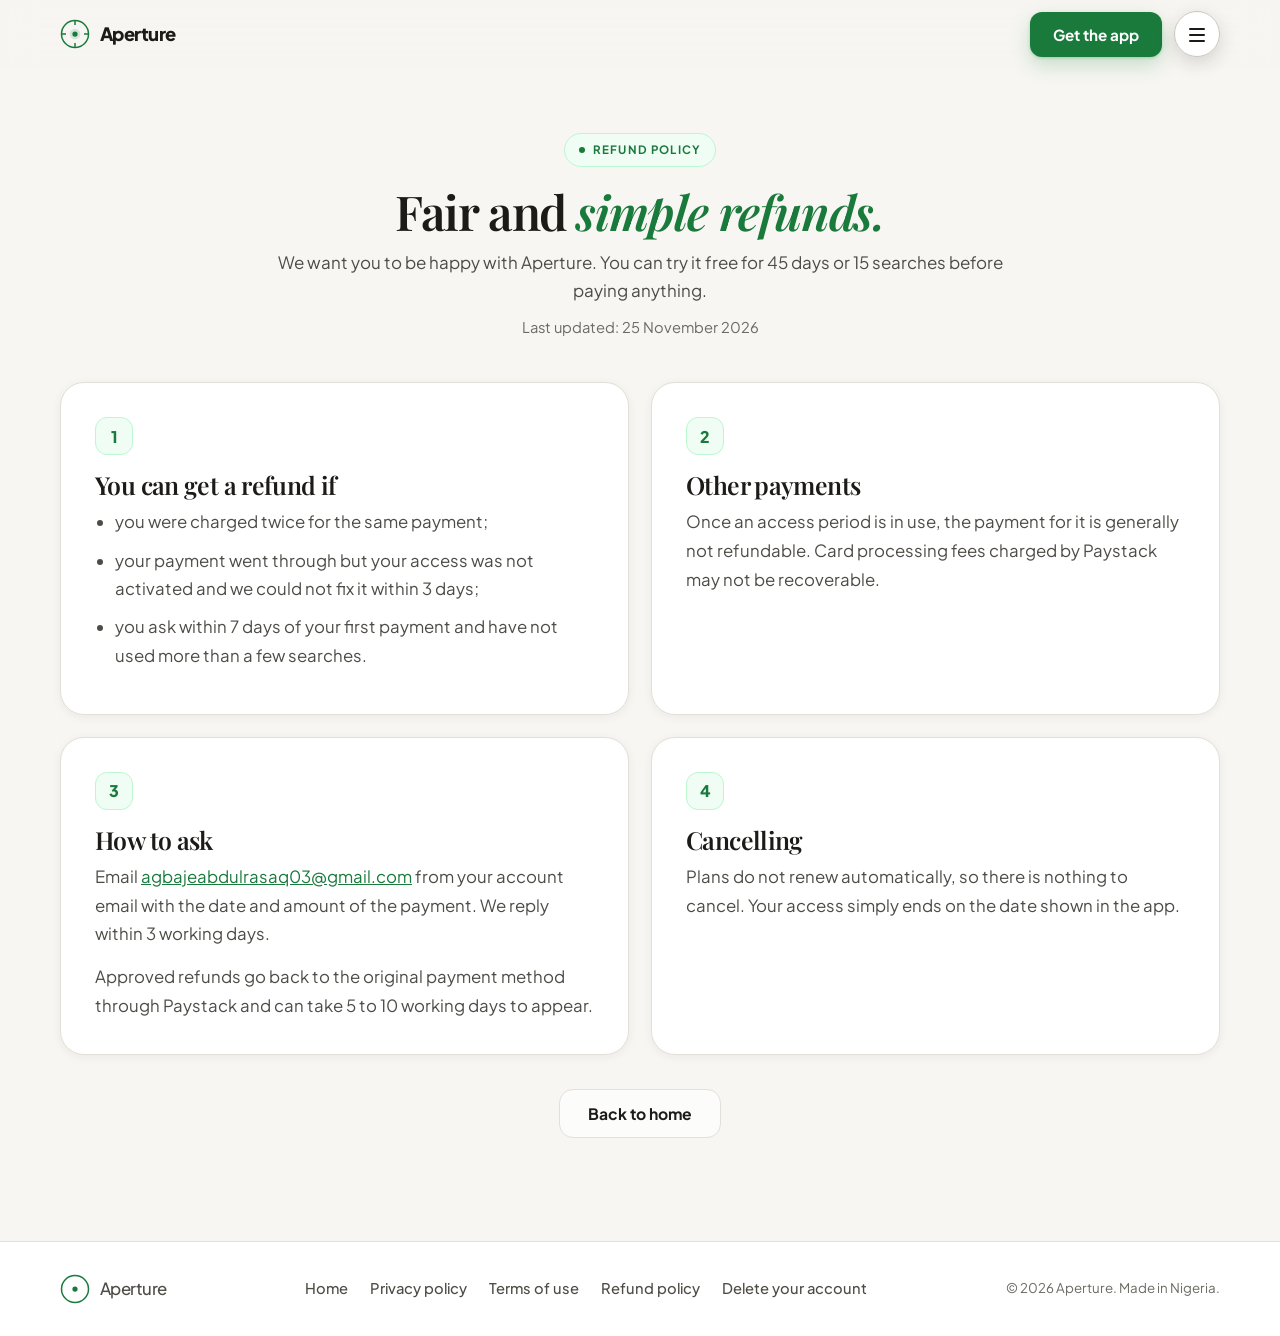
<file: refund.html>
<!DOCTYPE html>
<html lang="en">
<head>
<meta charset="UTF-8">
<meta name="viewport" content="width=device-width, initial-scale=1">
<title>Refund policy | Aperture</title>
<meta name="description" content="When and how you can get a refund for Aperture.">
<meta name="theme-color" content="#F7F6F2">
<link rel="icon" href="data:image/svg+xml,%3Csvg xmlns='http://www.w3.org/2000/svg' viewBox='0 0 40 40'%3E%3Ccircle cx='20' cy='20' r='18' fill='none' stroke='%231A7A3C' stroke-width='2.5'/%3E%3Ccircle cx='20' cy='20' r='6' fill='%231A7A3C'/%3E%3C/svg%3E">
<link rel="preconnect" href="https://fonts.googleapis.com">
<link rel="preconnect" href="https://fonts.gstatic.com" crossorigin>
<link href="https://fonts.googleapis.com/css2?family=Playfair+Display:ital,wght@0,500;0,600;0,700;1,500;1,600&family=Plus+Jakarta+Sans:wght@400;500;600;700;800&display=swap" rel="stylesheet">
<link rel="stylesheet" href="/style.css">
</head>
<body>
<header class="nav">
  <div class="wrap">
    <a class="logo" href="/">
      <svg viewBox="0 0 40 40" fill="none" aria-hidden="true"><circle cx="20" cy="20" r="18" stroke="currentColor" stroke-width="2"/><circle cx="20" cy="20" r="7" fill="currentColor" opacity=".15"/><circle cx="20" cy="20" r="3.5" fill="currentColor"/><line x1="20" y1="2" x2="20" y2="8" stroke="currentColor" stroke-width="2"/><line x1="20" y1="32" x2="20" y2="38" stroke="currentColor" stroke-width="2"/><line x1="2" y1="20" x2="8" y2="20" stroke="currentColor" stroke-width="2"/><line x1="32" y1="20" x2="38" y2="20" stroke="currentColor" stroke-width="2"/></svg>
      Aperture
    </a>
    <div class="nav-right">
      <a class="btn btn-primary btn-shine nav-cta" href="/#download">Get the app</a>
      <button class="menu-btn" id="menuBtn" type="button" aria-label="Open menu" aria-expanded="false" aria-controls="menuPanel"><span></span><span></span><span></span></button>
      <nav class="menu-panel" id="menuPanel" aria-label="Site menu">
        <p class="menu-label">Explore</p>
        <a class="m" style="--i:1" href="/">Home</a>
        <a class="m" style="--i:2" href="/#how">How it works</a>
        <a class="m" style="--i:3" href="/#documents">Documents</a>
        <a class="m" style="--i:4" href="/#pricing">Pricing</a>
        <a class="m" style="--i:5" href="/#about">About</a>
        <a class="m" style="--i:6" href="/#faq">FAQ</a>
        <p class="menu-label">Legal and help</p>
        <a class="m" style="--i:7" href="/privacy.html">Privacy policy</a>
        <a class="m" style="--i:8" href="/terms.html">Terms of use</a>
        <a class="m active" style="--i:9" href="/refund.html">Refund policy</a>
        <a class="m" style="--i:10" href="/delete-account.html">Delete your account</a>
        <a class="m" style="--i:11" href="mailto:agbajeabdulrasaq03@gmail.com">Contact</a>
        <a class="btn btn-primary btn-shine menu-cta" href="/#download">Get the app</a>
      </nav>
    </div>
  </div>
</header>
<div class="scrim" id="scrim"></div>

<main class="doc"><div class="wrap">
  <div class="doc-head">
    <span class="kicker"><i></i>Refund policy</span>
    <h1>Fair and <em>simple refunds.</em></h1>
    <p>We want you to be happy with Aperture. You can try it free for 45 days or 15 searches before paying anything.</p>
    <p class="date">Last updated: 25 November 2026</p>
  </div>
  <div class="bx-grid">
    <section class="bx">
      <div class="no">1</div>
      <h2>You can get a refund if</h2>
      <ul>
        <li>you were charged twice for the same payment;</li>
        <li>your payment went through but your access was not activated and we could not fix it within 3 days;</li>
        <li>you ask within 7 days of your first payment and have not used more than a few searches.</li>
      </ul>
    </section>
    <section class="bx">
      <div class="no">2</div>
      <h2>Other payments</h2>
      <p>Once an access period is in use, the payment for it is generally not refundable. Card processing fees charged by Paystack may not be recoverable.</p>
    </section>
    <section class="bx">
      <div class="no">3</div>
      <h2>How to ask</h2>
      <p>Email <a href="mailto:agbajeabdulrasaq03@gmail.com">agbajeabdulrasaq03@gmail.com</a> from your account email with the date and amount of the payment. We reply within 3 working days.</p>
      <p>Approved refunds go back to the original payment method through Paystack and can take 5 to 10 working days to appear.</p>
    </section>
    <section class="bx">
      <div class="no">4</div>
      <h2>Cancelling</h2>
      <p>Plans do not renew automatically, so there is nothing to cancel. Your access simply ends on the date shown in the app.</p>
    </section>
  </div>
  <div class="doc-back"><a class="btn btn-ghost btn-lg" href="/">Back to home</a></div>
</div></main>

<footer class="footer">
  <div class="wrap">
    <a class="logo" href="/"><svg viewBox="0 0 40 40" fill="none" aria-hidden="true"><circle cx="20" cy="20" r="18" stroke="currentColor" stroke-width="2"/><circle cx="20" cy="20" r="3.5" fill="currentColor"/></svg>Aperture</a>
    <nav aria-label="Legal">
      <a href="/">Home</a><a href="/privacy.html">Privacy policy</a><a href="/terms.html">Terms of use</a><a href="/refund.html">Refund policy</a><a href="/delete-account.html">Delete your account</a>
    </nav>
    <small>&copy; 2026 Aperture. Made in Nigeria.</small>
  </div>
</footer>
<button class="backtop" aria-label="Back to top"><svg width="20" height="20" viewBox="0 0 24 24" fill="none" stroke="currentColor" stroke-width="2.4" stroke-linecap="round" stroke-linejoin="round"><polyline points="6 15 12 9 18 15"/></svg></button>
<script src="/site.js" defer></script>
</body>
</html>
</file>
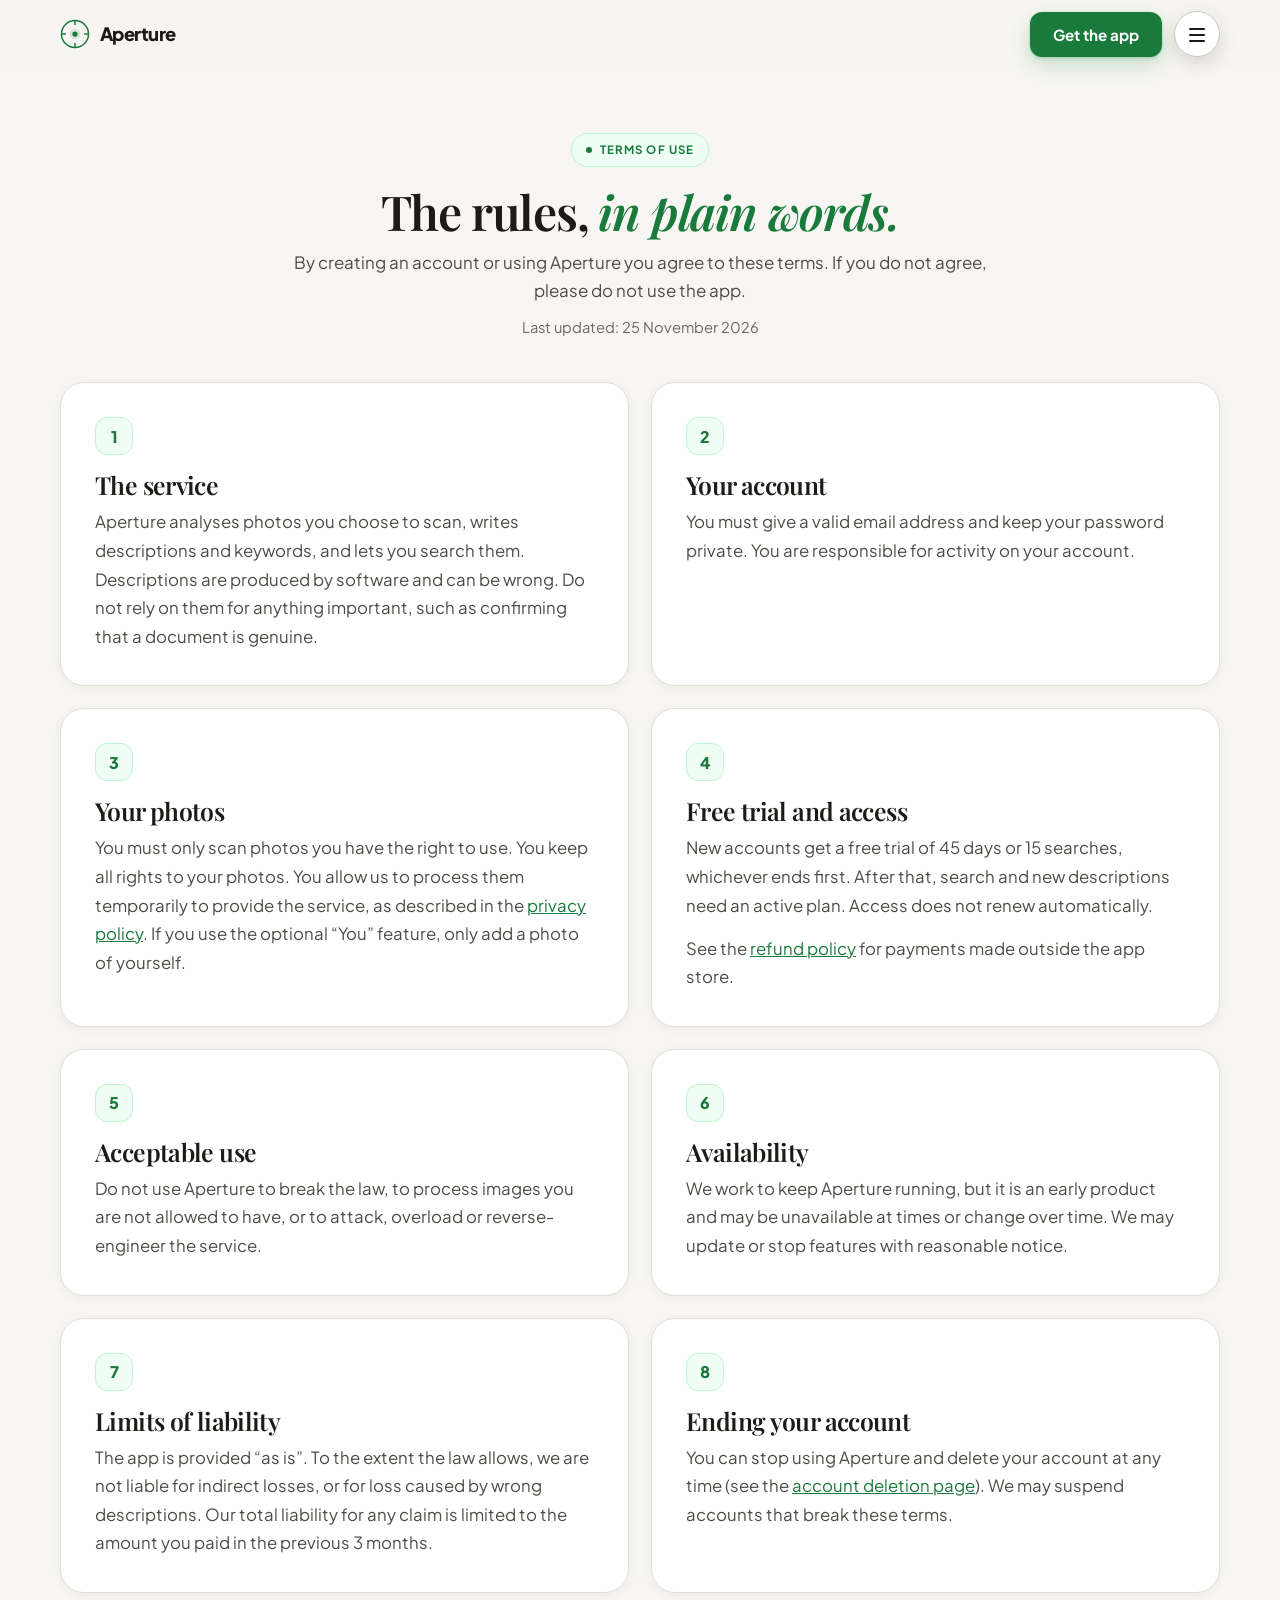
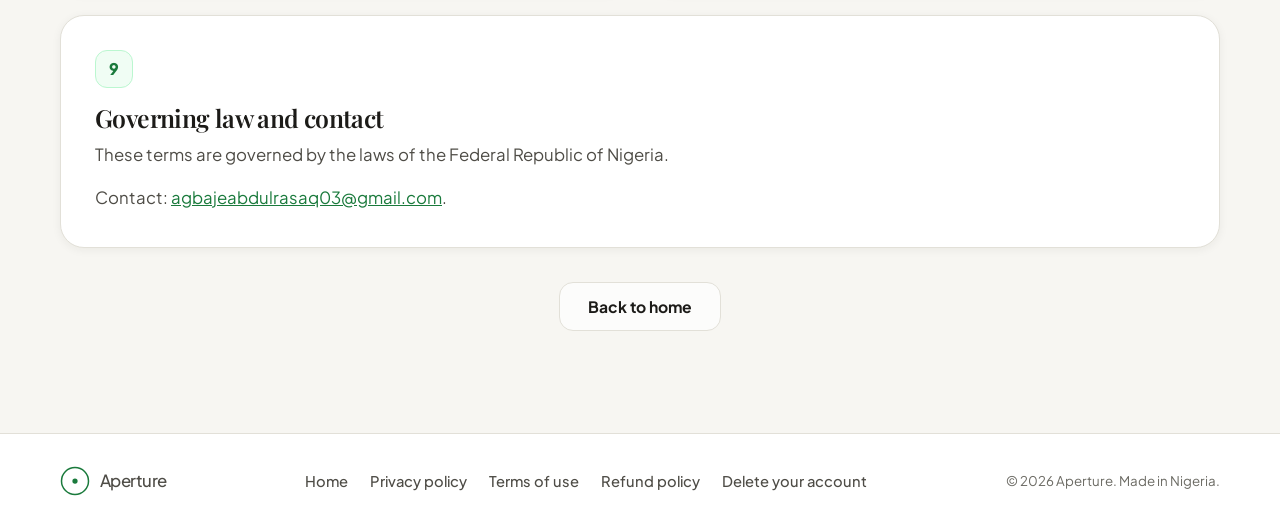
<file: terms.html>
<!DOCTYPE html>
<html lang="en">
<head>
<meta charset="UTF-8">
<meta name="viewport" content="width=device-width, initial-scale=1">
<title>Terms of use | Aperture</title>
<meta name="description" content="The terms for using the Aperture app.">
<meta name="theme-color" content="#F7F6F2">
<link rel="icon" href="data:image/svg+xml,%3Csvg xmlns='http://www.w3.org/2000/svg' viewBox='0 0 40 40'%3E%3Ccircle cx='20' cy='20' r='18' fill='none' stroke='%231A7A3C' stroke-width='2.5'/%3E%3Ccircle cx='20' cy='20' r='6' fill='%231A7A3C'/%3E%3C/svg%3E">
<link rel="preconnect" href="https://fonts.googleapis.com">
<link rel="preconnect" href="https://fonts.gstatic.com" crossorigin>
<link href="https://fonts.googleapis.com/css2?family=Playfair+Display:ital,wght@0,500;0,600;0,700;1,500;1,600&family=Plus+Jakarta+Sans:wght@400;500;600;700;800&display=swap" rel="stylesheet">
<link rel="stylesheet" href="/style.css">
</head>
<body>
<header class="nav">
  <div class="wrap">
    <a class="logo" href="/">
      <svg viewBox="0 0 40 40" fill="none" aria-hidden="true"><circle cx="20" cy="20" r="18" stroke="currentColor" stroke-width="2"/><circle cx="20" cy="20" r="7" fill="currentColor" opacity=".15"/><circle cx="20" cy="20" r="3.5" fill="currentColor"/><line x1="20" y1="2" x2="20" y2="8" stroke="currentColor" stroke-width="2"/><line x1="20" y1="32" x2="20" y2="38" stroke="currentColor" stroke-width="2"/><line x1="2" y1="20" x2="8" y2="20" stroke="currentColor" stroke-width="2"/><line x1="32" y1="20" x2="38" y2="20" stroke="currentColor" stroke-width="2"/></svg>
      Aperture
    </a>
    <div class="nav-right">
      <a class="btn btn-primary btn-shine nav-cta" href="/#download">Get the app</a>
      <button class="menu-btn" id="menuBtn" type="button" aria-label="Open menu" aria-expanded="false" aria-controls="menuPanel"><span></span><span></span><span></span></button>
      <nav class="menu-panel" id="menuPanel" aria-label="Site menu">
        <p class="menu-label">Explore</p>
        <a class="m" style="--i:1" href="/">Home</a>
        <a class="m" style="--i:2" href="/#how">How it works</a>
        <a class="m" style="--i:3" href="/#documents">Documents</a>
        <a class="m" style="--i:4" href="/#pricing">Pricing</a>
        <a class="m" style="--i:5" href="/#about">About</a>
        <a class="m" style="--i:6" href="/#faq">FAQ</a>
        <p class="menu-label">Legal and help</p>
        <a class="m" style="--i:7" href="/privacy.html">Privacy policy</a>
        <a class="m active" style="--i:8" href="/terms.html">Terms of use</a>
        <a class="m" style="--i:9" href="/refund.html">Refund policy</a>
        <a class="m" style="--i:10" href="/delete-account.html">Delete your account</a>
        <a class="m" style="--i:11" href="mailto:agbajeabdulrasaq03@gmail.com">Contact</a>
        <a class="btn btn-primary btn-shine menu-cta" href="/#download">Get the app</a>
      </nav>
    </div>
  </div>
</header>
<div class="scrim" id="scrim"></div>

<main class="doc"><div class="wrap">
  <div class="doc-head">
    <span class="kicker"><i></i>Terms of use</span>
    <h1>The rules, <em>in plain words.</em></h1>
    <p>By creating an account or using Aperture you agree to these terms. If you do not agree, please do not use the app.</p>
    <p class="date">Last updated: 25 November 2026</p>
  </div>
  <div class="bx-grid">
    <section class="bx">
      <div class="no">1</div>
      <h2>The service</h2>
      <p>Aperture analyses photos you choose to scan, writes descriptions and keywords, and lets you search them. Descriptions are produced by software and can be wrong. Do not rely on them for anything important, such as confirming that a document is genuine.</p>
    </section>
    <section class="bx">
      <div class="no">2</div>
      <h2>Your account</h2>
      <p>You must give a valid email address and keep your password private. You are responsible for activity on your account.</p>
    </section>
    <section class="bx">
      <div class="no">3</div>
      <h2>Your photos</h2>
      <p>You must only scan photos you have the right to use. You keep all rights to your photos. You allow us to process them temporarily to provide the service, as described in the <a href="/privacy.html">privacy policy</a>. If you use the optional &ldquo;You&rdquo; feature, only add a photo of yourself.</p>
    </section>
    <section class="bx">
      <div class="no">4</div>
      <h2>Free trial and access</h2>
      <p>New accounts get a free trial of 45 days or 15 searches, whichever ends first. After that, search and new descriptions need an active plan. Access does not renew automatically.</p>
      <p>See the <a href="/refund.html">refund policy</a> for payments made outside the app store.</p>
    </section>
    <section class="bx">
      <div class="no">5</div>
      <h2>Acceptable use</h2>
      <p>Do not use Aperture to break the law, to process images you are not allowed to have, or to attack, overload or reverse-engineer the service.</p>
    </section>
    <section class="bx">
      <div class="no">6</div>
      <h2>Availability</h2>
      <p>We work to keep Aperture running, but it is an early product and may be unavailable at times or change over time. We may update or stop features with reasonable notice.</p>
    </section>
    <section class="bx">
      <div class="no">7</div>
      <h2>Limits of liability</h2>
      <p>The app is provided &ldquo;as is&rdquo;. To the extent the law allows, we are not liable for indirect losses, or for loss caused by wrong descriptions. Our total liability for any claim is limited to the amount you paid in the previous 3 months.</p>
    </section>
    <section class="bx">
      <div class="no">8</div>
      <h2>Ending your account</h2>
      <p>You can stop using Aperture and delete your account at any time (see the <a href="/delete-account.html">account deletion page</a>). We may suspend accounts that break these terms.</p>
    </section>
    <section class="bx wide">
      <div class="no">9</div>
      <h2>Governing law and contact</h2>
      <p>These terms are governed by the laws of the Federal Republic of Nigeria.</p>
      <p>Contact: <a href="mailto:agbajeabdulrasaq03@gmail.com">agbajeabdulrasaq03@gmail.com</a>.</p>
    </section>
  </div>
  <div class="doc-back"><a class="btn btn-ghost btn-lg" href="/">Back to home</a></div>
</div></main>

<footer class="footer">
  <div class="wrap">
    <a class="logo" href="/"><svg viewBox="0 0 40 40" fill="none" aria-hidden="true"><circle cx="20" cy="20" r="18" stroke="currentColor" stroke-width="2"/><circle cx="20" cy="20" r="3.5" fill="currentColor"/></svg>Aperture</a>
    <nav aria-label="Legal">
      <a href="/">Home</a><a href="/privacy.html">Privacy policy</a><a href="/terms.html">Terms of use</a><a href="/refund.html">Refund policy</a><a href="/delete-account.html">Delete your account</a>
    </nav>
    <small>&copy; 2026 Aperture. Made in Nigeria.</small>
  </div>
</footer>
<button class="backtop" aria-label="Back to top"><svg width="20" height="20" viewBox="0 0 24 24" fill="none" stroke="currentColor" stroke-width="2.4" stroke-linecap="round" stroke-linejoin="round"><polyline points="6 15 12 9 18 15"/></svg></button>
<script src="/site.js" defer></script>
</body>
</html>
</file>
<file: style.css>
/* Aperture website: original look (warm off-white, green, Playfair headings). */
:root{
  --bg:#F7F6F2; --surface:#FFFFFF; --overlay:#F0EFE9;
  --ink:#1C1B18; --ink2:#4E4C46; --muted:#6B6A63; --line:#E2E0D8; --line2:#C8C6BC;
  --green:#1A7A3C; --green-d:#145F2E; --g50:#F0FDF4; --g200:#BBF7D0;
  --red:#DC2626; --red50:#FEF2F2; --red200:#FECACA;
  --serif:'Playfair Display',Georgia,'Times New Roman',serif;
  --sans:'Plus Jakarta Sans',system-ui,-apple-system,'Segoe UI',Roboto,Arial,sans-serif;
  --shadow-sm:0 2px 10px rgba(28,27,24,.06); --shadow-md:0 12px 32px rgba(28,27,24,.10); --shadow-lg:0 30px 80px rgba(28,27,24,.18);
  --ease:cubic-bezier(.22,.8,.3,1);
}
*,*::before,*::after{box-sizing:border-box;margin:0;padding:0}
html{scroll-behavior:smooth;-webkit-text-size-adjust:100%}
body{font-family:var(--sans);font-size:1rem;line-height:1.7;color:var(--ink);background:var(--bg);-webkit-font-smoothing:antialiased;overflow-x:hidden}
img,svg{max-width:100%}
a{color:var(--green)}
h1,h2{font-family:var(--serif);font-weight:600;letter-spacing:-.025em;line-height:1.1;color:var(--ink)}
h1{font-size:clamp(2.05rem,4.4vw,3.35rem)}
h2{font-size:clamp(1.65rem,3.2vw,2.35rem);margin-bottom:12px}
h3{font-family:var(--sans);font-size:1.05rem;font-weight:700;letter-spacing:-.01em;line-height:1.3;color:var(--ink);margin-bottom:8px}
h1 em,h2 em{font-style:italic;color:var(--green)}
section[id]{scroll-margin-top:84px}
:focus-visible{outline:3px solid var(--green);outline-offset:3px;border-radius:8px}
.wrap{width:min(1160px,100% - 2*clamp(20px,5vw,56px));margin-inline:auto}

/* Back to top */
.backtop{position:fixed;right:20px;bottom:20px;width:46px;height:46px;border-radius:50%;border:1px solid var(--line);background:var(--surface);color:var(--green);box-shadow:var(--shadow-md);cursor:pointer;display:grid;place-items:center;opacity:0;transform:translateY(12px);pointer-events:none;transition:.3s var(--ease);z-index:80}
.backtop.show{opacity:1;transform:none;pointer-events:auto}
.backtop:hover{background:var(--green);color:#fff}

/* Top bar: logo on the left, "Get the app" and the menu button on the right */
.nav{position:sticky;top:0;z-index:100;background:rgba(247,246,242,.9);backdrop-filter:blur(16px);-webkit-backdrop-filter:blur(16px);border-bottom:1px solid transparent;transition:border-color .3s,box-shadow .3s,background .3s}
.nav.scrolled{border-color:var(--line);box-shadow:0 6px 24px rgba(28,27,24,.07);background:rgba(247,246,242,.96)}
.nav .wrap{display:flex;align-items:center;justify-content:space-between;gap:16px;height:68px;transition:height .3s var(--ease)}
.nav.scrolled .wrap{height:60px}
.logo{display:flex;align-items:center;gap:10px;font-weight:800;font-size:1.15rem;color:var(--ink);text-decoration:none;letter-spacing:-.03em}
.logo svg{width:30px;height:30px;color:var(--green)}
.nav-right{position:relative;display:flex;align-items:center;gap:12px}
.nav-cta{padding:10px 18px;font-size:.9rem;border-radius:999px}
@media(max-width:380px){.nav-cta{padding:9px 14px;font-size:.84rem}.logo{font-size:1.05rem}}

/* Menu button (always visible, stands out from the page) */
.menu-btn{position:relative;width:46px;height:46px;border-radius:50%;border:1px solid var(--line2);background:rgba(255,255,255,.96);box-shadow:0 6px 18px rgba(28,27,24,.16);cursor:pointer;transition:transform .2s var(--ease),border-color .2s,box-shadow .2s}
.menu-btn:hover{border-color:var(--green);transform:translateY(-1px);box-shadow:0 10px 24px rgba(26,122,60,.22)}
.menu-btn span{position:absolute;left:14px;right:14px;height:2px;border-radius:2px;background:var(--ink);transition:transform .3s var(--ease),opacity .2s,top .3s var(--ease)}
.menu-btn span:nth-child(1){top:16px}.menu-btn span:nth-child(2){top:22px}.menu-btn span:nth-child(3){top:28px}
.menu-btn[aria-expanded="true"]{border-color:var(--green)}
.menu-btn[aria-expanded="true"] span:nth-child(1){top:22px;transform:rotate(45deg)}
.menu-btn[aria-expanded="true"] span:nth-child(2){opacity:0}
.menu-btn[aria-expanded="true"] span:nth-child(3){top:22px;transform:rotate(-45deg)}

/* Drop-down panel */
.menu-panel{position:absolute;right:0;top:calc(100% + 14px);width:min(370px,calc(100vw - 2*clamp(20px,5vw,56px)));max-height:calc(100vh - 100px);overflow:auto;background:var(--surface);border:1px solid var(--line);border-radius:24px;box-shadow:var(--shadow-lg);padding:14px;opacity:0;visibility:hidden;transform:translateY(-10px) scale(.97);transform-origin:top right;transition:opacity .25s,transform .3s var(--ease),visibility 0s .3s}
.menu-panel.open{opacity:1;visibility:visible;transform:none;transition:opacity .25s,transform .3s var(--ease),visibility 0s}
.menu-label{font-size:.7rem;font-weight:800;letter-spacing:.12em;text-transform:uppercase;color:var(--muted);padding:10px 12px 6px}
.menu-panel a.m{display:flex;align-items:center;justify-content:space-between;gap:12px;padding:12px 14px;border-radius:14px;color:var(--ink);text-decoration:none;font-weight:600;font-size:1rem;opacity:0;transform:translateX(10px);transition:background .2s,color .2s,opacity .25s,transform .3s var(--ease)}
.menu-panel.open a.m{opacity:1;transform:none;transition-delay:0s,0s,calc(var(--i,0)*30ms),calc(var(--i,0)*30ms)}
.menu-panel a.m::after{content:"\203A";color:var(--muted);font-size:1.3rem;line-height:1;transition:transform .2s,color .2s}
.menu-panel a.m:hover,.menu-panel a.m.active{background:var(--g50);color:var(--green)}
.menu-panel a.m:hover::after{transform:translateX(4px);color:var(--green)}
.menu-panel .menu-cta{width:100%;margin-top:10px}
.scrim{position:fixed;inset:0;background:rgba(28,27,24,.3);opacity:0;visibility:hidden;transition:opacity .25s,visibility 0s .25s;z-index:90}
.scrim.show{opacity:1;visibility:visible;transition:opacity .25s,visibility 0s}

/* Buttons */
.btn{display:inline-flex;align-items:center;justify-content:center;gap:8px;padding:12px 22px;border-radius:12px;font:700 .95rem var(--sans);text-decoration:none;border:1px solid transparent;cursor:pointer;transition:transform .2s var(--ease),box-shadow .2s,background .2s,border-color .2s}
.btn-primary{background:var(--green);color:#fff;box-shadow:0 1px 3px rgba(22,163,74,.3),0 8px 20px rgba(26,122,60,.22)}
.btn-primary:hover{background:var(--green-d);transform:translateY(-2px);box-shadow:0 10px 26px rgba(26,122,60,.32)}
.btn-ghost{background:rgba(255,255,255,.7);border-color:var(--line);color:var(--ink)}
.btn-ghost:hover{border-color:var(--green);color:var(--green);transform:translateY(-2px)}
.btn-lg{padding:14px 28px;font-size:.98rem;border-radius:14px}
.btn-white{background:#fff;color:var(--green-d);box-shadow:0 8px 24px rgba(0,0,0,.2)}
.btn-white:hover{transform:translateY(-2px);box-shadow:0 14px 32px rgba(0,0,0,.28)}
.btn-shine{position:relative;overflow:hidden}
.btn-shine::after{content:"";position:absolute;top:0;bottom:0;left:-60%;width:45%;background:linear-gradient(100deg,transparent,rgba(255,255,255,.55),transparent);transform:skewX(-20deg);animation:shine 3.6s ease-in-out infinite}
@keyframes shine{0%,55%{left:-60%}100%{left:130%}}

/* Hero */
.hero{position:relative;padding:clamp(36px,6vw,80px) 0 clamp(44px,6vw,80px);overflow:hidden}
.glow{position:absolute;border-radius:50%;filter:blur(90px);pointer-events:none;z-index:0}
.glow.g1{width:640px;height:640px;top:-240px;right:-160px;background:radial-gradient(circle,rgba(26,122,60,.16),transparent 70%);animation:drift 12s ease-in-out infinite alternate}
.glow.g2{width:480px;height:480px;bottom:-160px;left:-160px;background:radial-gradient(circle,rgba(37,99,235,.09),transparent 70%);animation:drift 14s ease-in-out infinite alternate-reverse}
@keyframes drift{from{transform:translate(-20px,-14px)}to{transform:translate(24px,18px)}}
.hero-grid{position:relative;z-index:1;display:grid;grid-template-columns:1.02fr .98fr;gap:clamp(30px,5vw,60px);align-items:center}
@media(max-width:1000px){.hero-grid{grid-template-columns:1fr;text-align:center}.hero-grid .lead{margin-inline:auto}.cta,.trust{justify-content:center}}
.kicker{display:inline-flex;align-items:center;gap:8px;font-size:.72rem;font-weight:700;letter-spacing:.1em;text-transform:uppercase;color:var(--green);background:var(--g50);border:1px solid var(--g200);border-radius:999px;padding:6px 14px;margin-bottom:18px}
.kicker i{width:6px;height:6px;border-radius:50%;background:var(--green);animation:pulse 2.4s ease-in-out infinite}
@keyframes pulse{0%,100%{opacity:1;transform:scale(1)}50%{opacity:.4;transform:scale(.7)}}
.hero h1{margin-bottom:16px}
.lead{font-size:1.02rem;color:var(--ink2);max-width:31rem;margin-bottom:26px}
.cta{display:flex;flex-wrap:wrap;gap:12px;margin-bottom:24px}
.trust{display:flex;flex-wrap:wrap;gap:8px 22px;list-style:none;color:var(--muted);font-size:.88rem;font-weight:500}
.trust li::before{content:"\2713";color:var(--green);font-weight:800;margin-right:7px}

/* Live preview (interactive) */
.float{animation:floaty 7s ease-in-out infinite alternate}
@keyframes floaty{from{transform:translateY(0)}to{transform:translateY(-10px)}}
.preview{background:var(--surface);border:1px solid var(--line);border-radius:22px;overflow:hidden;box-shadow:var(--shadow-lg);transform:perspective(1200px) rotateX(var(--rx,0deg)) rotateY(var(--ry,0deg));transition:transform .25s var(--ease);text-align:left}
.pbar{display:flex;align-items:center;gap:10px;padding:11px 14px;background:var(--overlay);border-bottom:1px solid var(--line)}
.dots{display:flex;gap:6px}.dots i{width:10px;height:10px;border-radius:50%;background:#FF5F57}.dots i:nth-child(2){background:#FEBC2E}.dots i:nth-child(3){background:#28C840}
.purl{flex:1;text-align:center;font-size:.72rem;color:var(--muted);background:var(--bg);padding:3px 10px;border-radius:8px;border:1px solid var(--line)}
.pbody{display:flex;min-height:380px}
.pside{width:150px;background:var(--surface);border-right:1px solid var(--line);padding:14px 10px;display:flex;flex-direction:column;gap:4px;font-size:.74rem;flex-shrink:0}
.pside b{font-size:.84rem;padding:0 6px 10px;border-bottom:1px solid var(--line);margin-bottom:6px;letter-spacing:-.02em}
.pside span{padding:6px 9px;border-radius:7px;color:var(--muted);font-weight:500}
.pside span.on{background:var(--g50);color:var(--green);font-weight:700}
.pside em{font-style:normal;font-size:.6rem;font-weight:800;letter-spacing:.1em;color:var(--line2);padding:10px 9px 2px}
.pside .rd{color:var(--red);font-weight:600}
@media(max-width:620px){.pside{display:none}}
.pmain{flex:1;padding:14px;background:var(--bg);display:flex;flex-direction:column;gap:10px;min-width:0}
.psearch{display:flex;align-items:center;gap:8px;background:var(--surface);border:1.5px solid var(--line);border-radius:999px;padding:8px 14px;transition:.2s;cursor:text}
.psearch:focus-within{border-color:var(--green);box-shadow:0 0 0 4px rgba(26,122,60,.12)}
.psearch svg{flex-shrink:0;color:var(--muted)}
.psearch input{border:0;outline:0;background:transparent;font:500 .86rem var(--sans);color:var(--ink);width:100%;min-width:0}
.psearch input::placeholder{color:var(--muted)}
.pgrid{display:grid;grid-template-columns:repeat(3,1fr);gap:7px}
.tile{aspect-ratio:1;border-radius:11px;position:relative;overflow:hidden;transition:opacity .35s var(--ease),transform .35s var(--ease),filter .35s}
.tile.dim{opacity:.16;transform:scale(.9);filter:grayscale(1)}
.tile.hit{box-shadow:0 0 0 2px var(--green)}
.tile.doc.hit{box-shadow:0 0 0 2px var(--red)}
.tile span{position:absolute;left:5px;right:5px;bottom:5px;font-size:.62rem;font-weight:700;background:rgba(0,0,0,.66);color:#fff;border-radius:6px;padding:2px 6px;white-space:nowrap;overflow:hidden;text-overflow:ellipsis}
.tile.doc span{background:var(--red)}
.t1{background:linear-gradient(135deg,#2d5a3d,#4a8f5f)}.t2{background:linear-gradient(135deg,#c27035,#e89050)}.t3{background:linear-gradient(135deg,#4a5568,#718096)}
.t4{background:linear-gradient(135deg,#b83232,#e07070)}.t5{background:linear-gradient(135deg,#38a169,#68d391)}.t6{background:linear-gradient(135deg,#3182ce,#63b3ed)}
.phint{font-size:.74rem;color:var(--muted);min-height:1.2em;font-weight:500}

/* Sections (headings centred) */
.sec{padding:clamp(56px,8vw,96px) 0}
.sec.alt{background:var(--surface);border-block:1px solid var(--line)}
.sec-head{text-align:center;max-width:44rem;margin:0 auto clamp(30px,4.5vw,48px)}
.sec-head .sec-lead{margin-inline:auto}
.sec-lead{color:var(--ink2);max-width:36rem;font-size:1.02rem}

/* Cards / boxes */
.cards{display:grid;grid-template-columns:repeat(auto-fit,minmax(230px,1fr));gap:20px}
.card{position:relative;background:var(--surface);border:1px solid var(--line);border-radius:22px;padding:28px 24px;text-align:center;overflow:hidden;transition:transform .3s var(--ease),box-shadow .3s,border-color .3s;box-shadow:var(--shadow-sm)}
.alt .card{background:var(--bg)}
.card::before,.bx::before{content:"";position:absolute;inset:0;background:radial-gradient(280px circle at var(--mx,50%) var(--my,0%),rgba(26,122,60,.10),transparent 60%);opacity:0;transition:opacity .3s;pointer-events:none}
.card:hover,.bx:hover{transform:translateY(-5px);box-shadow:var(--shadow-md);border-color:var(--line2)}
.card:hover::before,.bx:hover::before{opacity:1}
.card p{color:var(--ink2);font-size:.96rem}
.ico{width:50px;height:50px;border-radius:14px;margin:0 auto 14px;display:grid;place-items:center;border:1px solid var(--g200);background:var(--g50);color:var(--green)}
.ico.blue{background:#EFF6FF;border-color:#BFDBFE;color:#2563EB}.ico.amber{background:#FFFBEB;border-color:#FDE68A;color:#B45309}.ico.purple{background:#F5F3FF;border-color:#DDD6FE;color:#7C3AED}
.n{width:42px;height:42px;border-radius:50%;margin:0 auto 14px;background:var(--green);color:#fff;font-weight:800;display:grid;place-items:center;box-shadow:0 6px 16px rgba(26,122,60,.3)}
.steps{position:relative}
.steps::before{content:"";position:absolute;left:12%;right:12%;top:49px;height:2px;background:var(--line);z-index:0}
.steps::after{content:"";position:absolute;left:12%;top:49px;height:2px;width:calc(76% * var(--p,0));background:var(--green);z-index:0;transition:width .25s linear}
.steps .card{z-index:1}
@media(max-width:700px){.steps::before,.steps::after{display:none}}

/* Documents */
.two{display:grid;grid-template-columns:1fr 1fr;gap:clamp(30px,6vw,68px);align-items:center}
@media(max-width:900px){.two{grid-template-columns:1fr}}
.checks{list-style:none;display:grid;gap:14px;margin-top:24px}
.checks li{display:flex;gap:12px;color:var(--ink2);font-size:1rem}
.checks li::before{content:"\2713";flex-shrink:0;width:24px;height:24px;border-radius:50%;background:var(--g50);border:1px solid var(--g200);color:var(--green);font-weight:800;font-size:.8rem;display:grid;place-items:center;margin-top:2px}
.docs{display:grid;gap:14px}
.doc-item{display:flex;gap:16px;align-items:center;background:var(--bg);border:1px solid var(--line);border-radius:18px;padding:16px 18px;transition:transform .3s var(--ease),border-color .3s,box-shadow .3s}
.doc-item:hover{transform:translateX(8px);border-color:var(--red200);box-shadow:var(--shadow-sm)}
.doc-ico{width:50px;height:50px;border-radius:14px;background:var(--red50);border:1px solid var(--red200);color:var(--red);display:grid;place-items:center;flex-shrink:0}
.doc-item strong{display:block;color:var(--red);font-size:.98rem}
.doc-item span{font-size:.9rem;color:var(--ink2)}

/* Pricing */
.center{text-align:center}
.toggle{display:inline-flex;background:var(--overlay);border:1px solid var(--line);border-radius:999px;padding:4px;margin:0 auto 30px}
.toggle button{border:0;background:transparent;font:700 .88rem var(--sans);color:var(--ink2);padding:9px 20px;border-radius:999px;cursor:pointer;transition:.25s var(--ease)}
.toggle button.on{background:var(--green);color:#fff;box-shadow:0 4px 12px rgba(26,122,60,.3)}
.prices{display:grid;grid-template-columns:repeat(2,minmax(0,1fr));gap:26px;max-width:860px;margin-inline:auto}
@media(max-width:760px){.prices{grid-template-columns:1fr}}
.price{background:var(--surface);border:1px solid var(--line);border-radius:28px;padding:36px 30px;position:relative;text-align:center;box-shadow:var(--shadow-sm);transition:transform .3s var(--ease),box-shadow .3s}
.alt .price{background:var(--bg)}
.price:hover{transform:translateY(-6px);box-shadow:var(--shadow-lg)}
.price.feat{border:2px solid var(--green);box-shadow:0 24px 60px rgba(26,122,60,.16)}
.badge{position:absolute;top:-14px;left:50%;transform:translateX(-50%);background:var(--green);color:#fff;font-size:.72rem;font-weight:800;letter-spacing:.07em;text-transform:uppercase;padding:6px 16px;border-radius:999px;white-space:nowrap}
.amt{font-family:var(--serif);font-size:clamp(2.5rem,5vw,3.2rem);font-weight:600;letter-spacing:-.04em;line-height:1.1;margin:10px 0 4px}
.amt small{font-family:var(--sans);font-size:.92rem;color:var(--muted);font-weight:600;letter-spacing:0}
.palt{color:var(--ink2);font-size:.92rem;margin-bottom:20px}
.price ul{list-style:none;display:grid;gap:12px;margin:0 auto 26px;text-align:left;max-width:300px}
.price li{display:flex;gap:10px;color:var(--ink2);font-size:.96rem}
.price li::before{content:"\2713";color:var(--green);font-weight:800}
.price .btn{width:100%}
.fine{text-align:center;color:var(--muted);font-size:.9rem;margin:24px auto 0;max-width:42rem}

/* Download band */
.band{background:linear-gradient(135deg,#145F2E 0%,#1A7A3C 55%,#22994a 100%);color:#fff;border-radius:30px;padding:clamp(30px,5.5vw,58px);display:grid;grid-template-columns:1.15fr .85fr;gap:34px;align-items:center;position:relative;overflow:hidden;box-shadow:0 30px 80px rgba(20,95,46,.35)}
.band::before{content:"";position:absolute;width:420px;height:420px;border-radius:50%;right:-120px;top:-160px;background:radial-gradient(circle,rgba(255,255,255,.18),transparent 70%)}
@media(max-width:860px){.band{grid-template-columns:1fr;text-align:center}.band p{margin-inline:auto}}
.band h2{color:#fff}.band h2 em{color:var(--g200)}
.band p{color:rgba(255,255,255,.9);margin-bottom:24px;max-width:30rem;position:relative;font-size:1rem}
.band small{display:block;margin-top:14px;color:rgba(255,255,255,.75);font-size:.85rem}
.phone{width:205px;margin:0 auto;background:#0f1a13;border-radius:36px;padding:9px;box-shadow:0 30px 60px rgba(0,0,0,.4);position:relative}
.phone-in{background:var(--bg);border-radius:28px;padding:16px 11px;min-height:330px;display:flex;flex-direction:column;gap:10px}
.phone-in .psearch{padding:7px 12px;font-size:.7rem;color:var(--muted)}
.phone-in .pgrid{grid-template-columns:repeat(2,1fr)}

/* About */
.about{display:grid;grid-template-columns:250px 1fr;gap:clamp(24px,5vw,50px);align-items:center;background:var(--surface);border:1px solid var(--line);border-radius:28px;padding:clamp(24px,5vw,44px);box-shadow:var(--shadow-md);max-width:940px;margin-inline:auto}
@media(max-width:760px){.about{grid-template-columns:1fr;justify-items:center;text-align:center}}
.about-photo{width:230px;height:290px;object-fit:cover;object-position:center top;border-radius:22px;border:4px solid #fff;box-shadow:0 20px 50px rgba(26,122,60,.22);display:block}
.avatar{display:none;width:170px;height:170px;border-radius:50%;background:linear-gradient(135deg,var(--green),#4ADE80);color:#fff;font-family:var(--serif);font-size:3.4rem;align-items:center;justify-content:center;box-shadow:0 12px 32px rgba(26,122,60,.3)}
.about h3{font-family:var(--serif);font-size:1.65rem;letter-spacing:-.02em;margin-bottom:2px}
.role{color:var(--green);font-weight:700;font-size:.92rem;margin-bottom:14px}
.about p{color:var(--ink2);margin-bottom:12px;font-size:.99rem}
.tags{display:flex;flex-wrap:wrap;gap:8px;margin:16px 0 20px}
@media(max-width:760px){.tags{justify-content:center}}
.tags span{font-size:.78rem;font-weight:700;background:var(--g50);border:1px solid var(--g200);color:var(--green);padding:6px 13px;border-radius:999px}

/* FAQ */
.faq{display:grid;grid-template-columns:repeat(2,minmax(0,1fr));gap:14px;align-items:start;max-width:980px;margin-inline:auto}
@media(max-width:820px){.faq{grid-template-columns:1fr}}
.faq details{background:var(--bg);border:1px solid var(--line);border-radius:18px;padding:0 24px;transition:border-color .25s,box-shadow .25s}
.faq details[open]{border-color:var(--green);box-shadow:var(--shadow-sm)}
.faq summary{cursor:pointer;list-style:none;font-weight:700;font-size:1rem;padding:19px 0;display:flex;justify-content:space-between;gap:16px;align-items:center}
.faq summary::-webkit-details-marker{display:none}
.faq summary::after{content:"+";color:var(--green);font-size:1.5rem;line-height:1;transition:transform .3s var(--ease)}
.faq details[open] summary::after{transform:rotate(45deg)}
.faq details p{color:var(--ink2);padding-bottom:19px;font-size:.98rem;animation:fade .35s var(--ease)}
@keyframes fade{from{opacity:0;transform:translateY(-6px)}to{opacity:1;transform:none}}

/* Footer */
.footer{border-top:1px solid var(--line);background:var(--surface);padding:32px 0}
.footer .wrap{display:flex;flex-wrap:wrap;gap:16px 28px;align-items:center;justify-content:space-between}
.footer nav{display:flex;flex-wrap:wrap;gap:8px 22px}
.footer a{color:var(--ink2);text-decoration:none;font-size:.92rem;font-weight:500}
.footer a:hover{color:var(--green)}
.footer .logo{font-size:1.05rem}
.footer small{color:var(--muted)}
@media(max-width:760px){.footer .wrap{flex-direction:column;text-align:center}.footer nav{justify-content:center}}

/* Policy pages: every section is a box */
.doc{padding:clamp(30px,5vw,64px) 0 clamp(56px,8vw,104px)}
.doc-head{text-align:center;max-width:46rem;margin:0 auto clamp(26px,4vw,42px)}
.doc-head h1{font-size:clamp(2rem,4.6vw,3rem);margin-bottom:10px}
.doc-head p{color:var(--ink2);font-size:1.06rem;margin:0 auto 10px}
.doc-head .date{color:var(--muted);font-size:.92rem}
.bx-grid{display:grid;grid-template-columns:repeat(2,minmax(0,1fr));gap:22px;align-items:stretch}
@media(max-width:820px){.bx-grid{grid-template-columns:1fr;gap:16px}}
.bx{position:relative;background:var(--surface);border:1px solid var(--line);border-radius:24px;padding:clamp(24px,3vw,34px);box-shadow:var(--shadow-sm);overflow:hidden;transition:transform .3s var(--ease),box-shadow .3s,border-color .3s}
.bx.wide{grid-column:1/-1}
@media(max-width:820px){.bx.wide{grid-column:auto}}
.bx .no{width:38px;height:38px;border-radius:12px;background:var(--g50);border:1px solid var(--g200);color:var(--green);font-weight:800;display:grid;place-items:center;margin-bottom:16px}
.bx h2{font-size:clamp(1.3rem,2.2vw,1.55rem);margin:0 0 10px}
.bx p,.bx li{font-size:1.05rem;color:var(--ink2)}
.bx p{margin-bottom:.9rem}
.bx p:last-child{margin-bottom:0}
.bx ul,.bx ol{padding-left:1.25rem;margin:.2rem 0 0}
.bx li{margin-bottom:.6rem}
.bx b{color:var(--ink)}
.bx.red{border-color:var(--red200);background:linear-gradient(180deg,var(--red50),var(--surface) 65%)}
.bx.red .no{background:var(--red50);border-color:var(--red200);color:var(--red)}
.doc-back{text-align:center;margin-top:34px}

@media(prefers-reduced-motion:reduce){
  *,*::before,*::after{animation:none!important;transition:none!important}
  html{scroll-behavior:auto}
}
</file>
